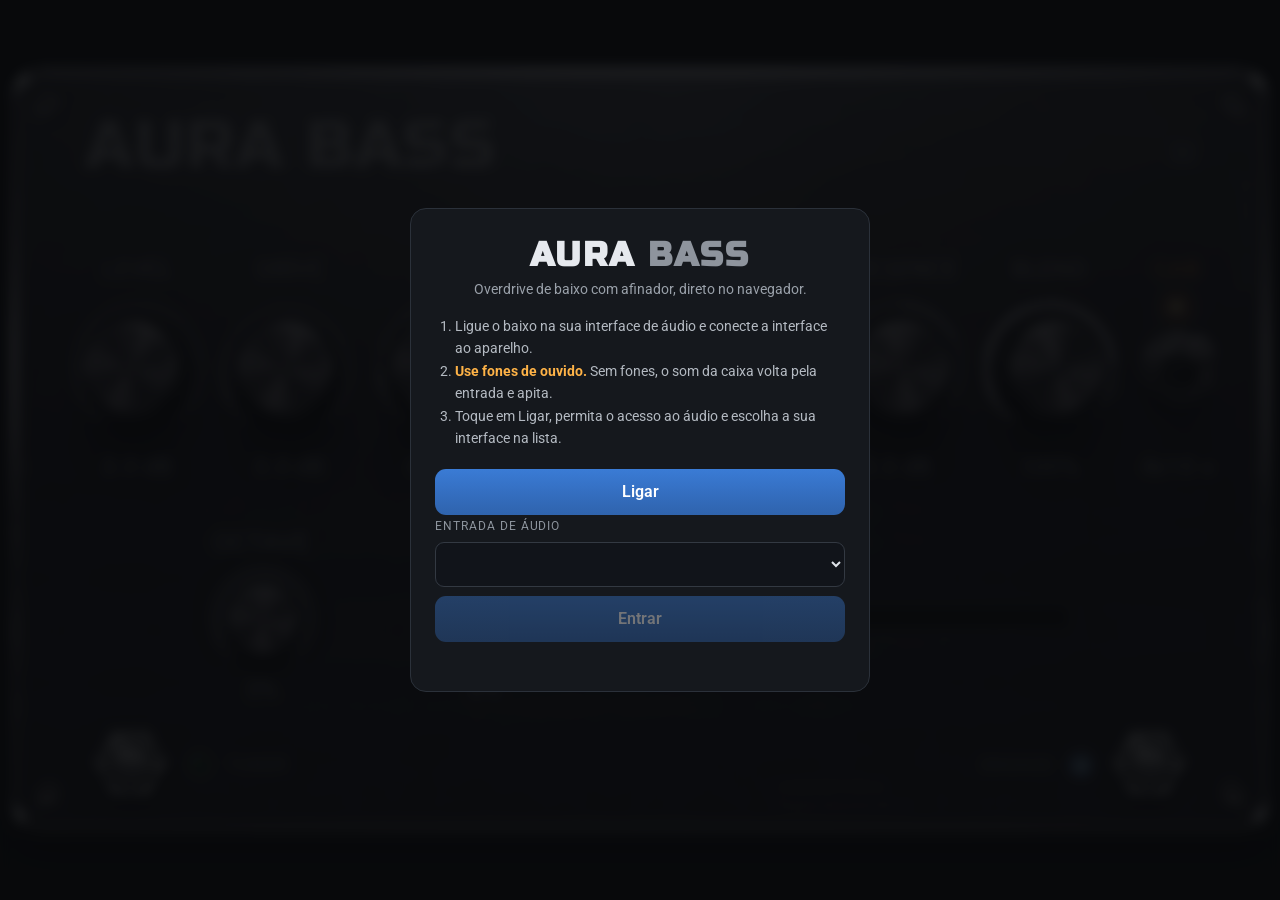
<file: index.html>
<!doctype html>
<html lang="pt-BR">
<head>
<meta charset="utf-8">
<meta name="viewport" content="width=device-width, initial-scale=1, viewport-fit=cover, user-scalable=no">
<meta name="theme-color" content="#0f1012">
<meta name="description" content="AURA Preamp Bass — overdrive de baixo com afinador, direto no navegador.">
<meta name="author" content="Thiago Galvão">
<meta name="copyright" content="Copyright (c) 2026 Thiago Galvão. Todos os direitos reservados.">
<link rel="license" href="https://github.com/ledixplugins/Drive/blob/main/LICENSE">
<!--
  AURA Preamp Bass — Copyright (c) 2026 Thiago Galvão. Todos os direitos reservados.
  Obra protegida pelas Leis 9.609/1998 e 9.610/1998 e pela Convenção de Berna.
  Uso pessoal permitido; cópia, redistribuição, hospedagem em outro endereço ou
  obra derivada apenas com autorização por escrito do autor.
  AURA-PROV/1 obra=AURA-Preamp-Bass autor=Thiago-Galvao ano=2026
-->
<title>AURA Preamp Bass</title>
<link rel="manifest" href="manifest.webmanifest?v=2d6f9fe">
<link rel="icon" href="assets/icon-192.png">
<link rel="apple-touch-icon" href="assets/icon-192.png">
<meta name="apple-mobile-web-app-capable" content="yes">
<meta name="mobile-web-app-capable" content="yes">
<link rel="stylesheet" href="style.css?v=2d6f9fe">
</head>
<body>

<main id="stage">
  <canvas id="panel" aria-label="Painel do AURA Preamp Bass"></canvas>
  <input id="valueInput" type="text" inputmode="decimal" autocomplete="off" spellcheck="false" hidden>
</main>

<div id="menu" class="sheet" hidden></div>

<div id="start" class="overlay">
  <div class="card">
    <h1>AURA <span>BASS</span></h1>
    <p class="sub">Overdrive de baixo com afinador, direto no navegador.</p>
    <ol class="steps">
      <li>Ligue o baixo na sua interface de áudio e conecte a interface ao aparelho.</li>
      <li><strong>Use fones de ouvido.</strong> Sem fones, o som da caixa volta pela entrada e apita.</li>
      <li>Toque em Ligar, permita o acesso ao áudio e escolha a sua interface na lista.</li>
    </ol>
    <button id="startButton" class="primary">Ligar</button>
    <div id="escolhaEntrada" hidden>
      <label for="entradaSelect">Entrada de áudio</label>
      <select id="entradaSelect"></select>
      <button id="entrarButton" class="primary" disabled>Entrar</button>
      <button id="outraEntradaButton" class="secundario" hidden>Usar outra entrada</button>
    </div>
    <p id="startNote" class="note"></p>
    <button id="instalarButton" class="secundario" hidden>Instalar como app</button>
  </div>
</div>

<div id="toast" role="status" aria-live="polite" hidden></div>

<script src="layout.js?v=2d6f9fe"></script>
<script src="tuner.js?v=2d6f9fe"></script>
<script src="app.js?v=2d6f9fe"></script>
</body>
</html>
</file>
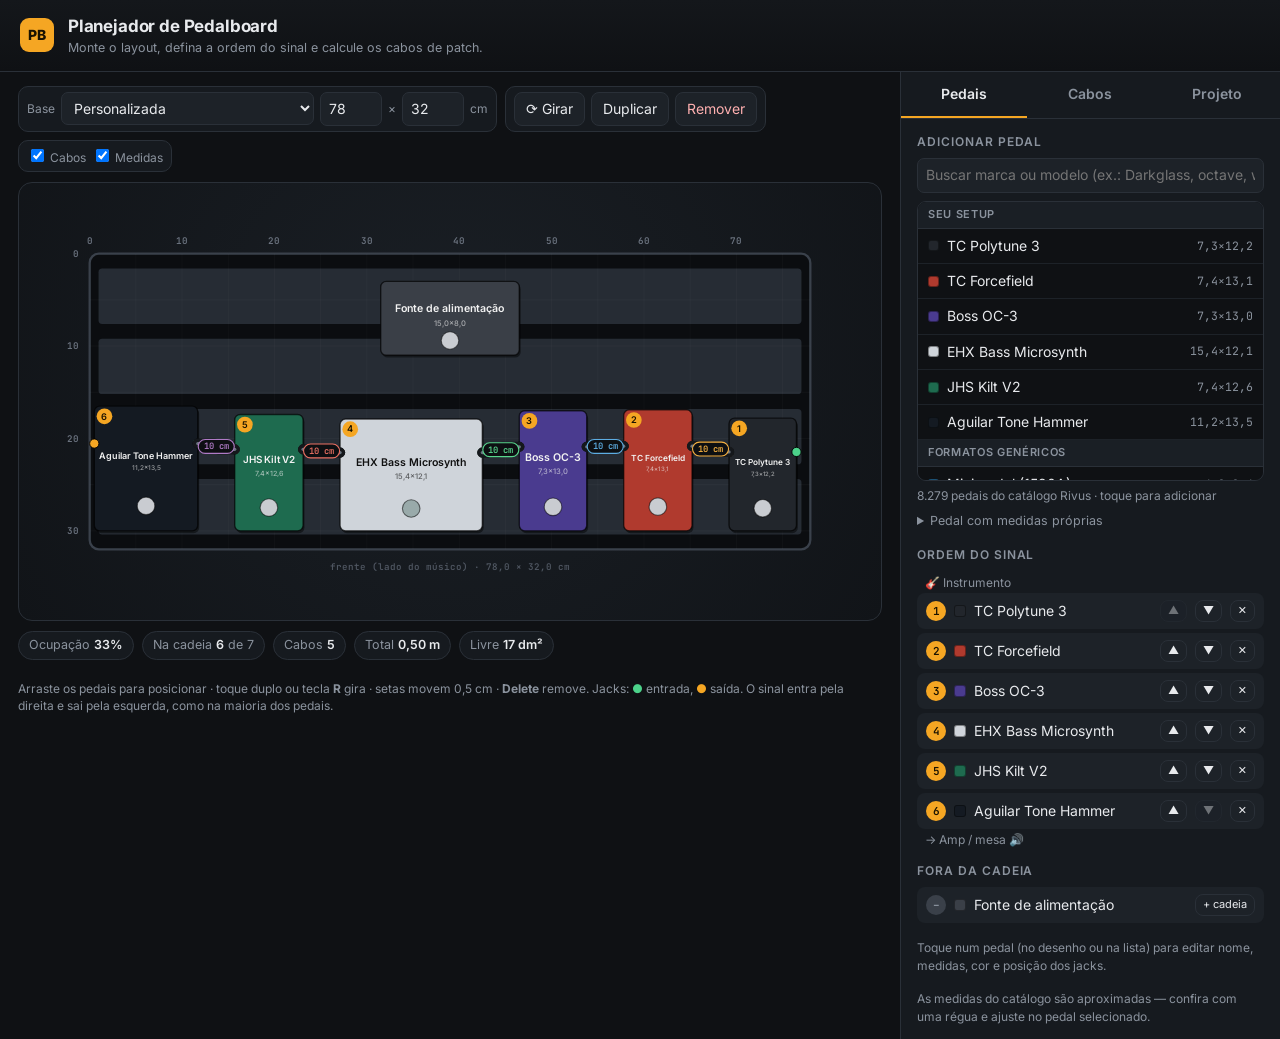
<file: boardplanner/index.html>
<!DOCTYPE html>
<html lang="pt-BR">
<head>
<meta charset="utf-8">
<meta name="viewport" content="width=device-width,initial-scale=1">
<title>Planejador de Pedalboard</title>
<link rel="preconnect" href="https://fonts.googleapis.com">
<link href="https://fonts.googleapis.com/css2?family=Inter:wght@400;500;600;700&family=JetBrains+Mono:wght@500;600&display=swap" rel="stylesheet">
<style>
:root{
  --bg:#0f1114;--bg2:#161a1f;--bg3:#1d2228;--line:#2a3038;--tx:#e8eaed;--mut:#8b939e;
  --acc:#f5a623;--acc2:#ffcf70;--ok:#4cd28a;--bad:#ff5d5d;--warn:#ffb347;
}
*{box-sizing:border-box}
html,body{margin:0;background:var(--bg);color:var(--tx);font:14px/1.45 Inter,system-ui,sans-serif}
button,input,select,textarea{font:inherit;color:inherit}
header{display:flex;align-items:center;gap:14px;padding:14px 20px;border-bottom:1px solid var(--line);background:linear-gradient(180deg,#14171b,#0f1114)}
.logo{width:34px;height:34px;border-radius:9px;background:var(--acc);display:grid;place-items:center;color:#1a1200;font-weight:800}
header h1{font-size:17px;margin:0;font-weight:700;letter-spacing:-.01em}
header p{margin:0;color:var(--mut);font-size:12.5px}
.layout{display:grid;grid-template-columns:minmax(0,1fr) 380px;gap:0;min-height:calc(100vh - 63px)}
.stage{padding:14px 18px;display:flex;flex-direction:column;gap:10px;min-width:0}
.toolbar{display:flex;flex-wrap:wrap;gap:8px;align-items:center}
.toolbar .grp{display:flex;gap:6px;align-items:center;background:var(--bg2);border:1px solid var(--line);border-radius:10px;padding:5px 8px}
.toolbar label{color:var(--mut);font-size:12px}
input[type=number]{width:62px}
input,select,textarea{background:var(--bg3);border:1px solid var(--line);border-radius:7px;padding:6px 8px;outline:none}
input:focus,select:focus,textarea:focus{border-color:var(--acc)}
button{background:var(--bg3);border:1px solid var(--line);border-radius:8px;padding:6px 11px;cursor:pointer;white-space:nowrap}
button:hover{border-color:#3d4550;background:#232931}
button.pri{background:var(--acc);color:#1a1200;border-color:var(--acc);font-weight:600}
button.pri:hover{background:var(--acc2)}
button.danger{color:#ffb0b0}
button:disabled{opacity:.4;cursor:default}
.canvas{background:radial-gradient(circle at 50% 40%,#1a1f25,#111418);border:1px solid var(--line);border-radius:14px;padding:6px;position:relative}
svg#svg{width:100%;height:auto;display:block;touch-action:none;user-select:none;-webkit-user-select:none}
.status{display:flex;flex-wrap:wrap;gap:8px;font-size:12.5px}
.chip{background:var(--bg2);border:1px solid var(--line);border-radius:999px;padding:4px 10px;color:var(--mut)}
.chip b{color:var(--tx);font-weight:600}
.warns{display:flex;flex-direction:column;gap:4px}
.warn{font-size:12.5px;color:var(--warn);background:rgba(255,179,71,.07);border:1px solid rgba(255,179,71,.25);border-radius:8px;padding:5px 10px}
.warn.bad{color:#ff9a9a;background:rgba(255,93,93,.07);border-color:rgba(255,93,93,.3)}
.hint{color:var(--mut);font-size:12px;margin:0}
aside{border-left:1px solid var(--line);background:var(--bg2);display:flex;flex-direction:column;min-width:0}
.tabs{display:flex;border-bottom:1px solid var(--line)}
.tabs button{flex:1;border:0;border-radius:0;background:none;padding:12px 6px;color:var(--mut);font-weight:600;border-bottom:2px solid transparent}
.tabs button.on{color:var(--tx);border-bottom-color:var(--acc)}
.pane{padding:14px 16px;overflow:auto;display:flex;flex-direction:column;gap:16px}
.sec h3{font-size:12px;text-transform:uppercase;letter-spacing:.08em;color:var(--mut);margin:0 0 8px;font-weight:600}
.row{display:flex;gap:8px;align-items:center;flex-wrap:wrap}
.row>select{flex:1;min-width:0}
.field{display:flex;flex-direction:column;gap:3px;flex:1;min-width:0}
.field span{font-size:11.5px;color:var(--mut)}
.field input,.field select{width:100%}
.list{list-style:none;margin:0;padding:0;display:flex;flex-direction:column;gap:4px}
.list li{display:flex;align-items:center;gap:8px;padding:6px 8px;background:var(--bg3);border:1px solid transparent;border-radius:8px;cursor:pointer}
.list li.sel{border-color:var(--acc)}
.list .num{font:600 11px 'JetBrains Mono',monospace;width:20px;height:20px;border-radius:50%;background:var(--acc);color:#1a1200;display:grid;place-items:center;flex:none}
.list .num.off{background:#3a4049;color:var(--mut)}
.list .sw{width:12px;height:12px;border-radius:3px;flex:none;border:1px solid #0006}
.list .nm{flex:1;min-width:0;overflow:hidden;text-overflow:ellipsis;white-space:nowrap}
.list button{padding:2px 7px;font-size:11px}
.io{font-size:12px;color:var(--mut);padding:2px 8px}
details summary{cursor:pointer;color:var(--mut);font-size:12.5px;margin-top:8px}
details[open] summary{margin-bottom:8px}
table{width:100%;border-collapse:collapse;font-size:12.5px}
th{text-align:left;color:var(--mut);font-weight:500;font-size:11px;text-transform:uppercase;letter-spacing:.05em;padding:4px 4px;border-bottom:1px solid var(--line)}
td{padding:6px 4px;border-bottom:1px solid #222830;vertical-align:top}
td.mono,.mono{font-family:'JetBrains Mono',monospace}
td .dot{display:inline-block;width:9px;height:9px;border-radius:50%;margin-right:5px;vertical-align:middle}
.big{font-size:22px;font-weight:700;font-family:'JetBrains Mono',monospace;color:var(--acc)}
.sum{display:flex;flex-wrap:wrap;gap:6px}
.sum .chip{color:var(--tx)}
.seg{display:flex;background:var(--bg3);border:1px solid var(--line);border-radius:8px;padding:2px;gap:2px}
.seg button{border:0;background:none;padding:5px 9px;font-size:12.5px;color:var(--mut);border-radius:6px;flex:1}
.seg button.on{background:#2e353f;color:var(--tx)}
textarea{width:100%;min-height:110px;font-family:'JetBrains Mono',monospace;font-size:11.5px}
.toast{position:fixed;bottom:18px;left:50%;transform:translateX(-50%);background:#2e353f;border:1px solid var(--line);padding:8px 14px;border-radius:10px;opacity:0;transition:.2s;pointer-events:none;z-index:9}
.toast.show{opacity:1}
/* svg */
.board-base{fill:#0b0d10;stroke:#3a414b;stroke-width:.25}
.slat{fill:#262c34}
.gridl{stroke:#ffffff0d;stroke-width:.06}
.ruler{fill:#6c7480;font:600 1px 'JetBrains Mono',monospace}
.pedal{cursor:grab}
.pedal rect.body{stroke:#000a;stroke-width:.15}
.pedal.sel rect.body{stroke:var(--acc);stroke-width:.35}
.pedal.bad rect.body{stroke:var(--bad);stroke-width:.35;stroke-dasharray:.6 .3}
.pedal text{pointer-events:none;font-family:Inter,sans-serif;font-weight:600}
.jin{fill:#4cd28a;stroke:#000;stroke-width:.1}
.jout{fill:#f5a623;stroke:#000;stroke-width:.1}
.term{cursor:grab}
.clabel{font:600 .95px 'JetBrains Mono',monospace;pointer-events:none}
.cat{max-height:280px;overflow:auto;border:1px solid var(--line);border-radius:9px;margin-top:8px;background:var(--bg)}
.cg{position:sticky;top:0;background:#1a1f25;color:var(--mut);font-size:11px;font-weight:600;text-transform:uppercase;letter-spacing:.06em;padding:5px 10px;border-bottom:1px solid var(--line)}
.ci{display:flex;align-items:center;gap:8px;width:100%;border:0;border-radius:0;background:none;padding:7px 10px;text-align:left;border-bottom:1px solid #1d2228}
.ci:hover{background:#1d2228}
.ci .sw{width:11px;height:11px;border-radius:3px;flex:none;border:1px solid #0006}
.ci .nm{flex:1;min-width:0;overflow:hidden;text-overflow:ellipsis;white-space:nowrap}
.ci .dim{color:var(--mut);font-size:11.5px}
@media (max-width:980px){
  .layout{grid-template-columns:1fr}
  aside{border-left:0;border-top:1px solid var(--line)}
}
</style>
</head>
<body>
<header>
  <div class="logo">PB</div>
  <div>
    <h1>Planejador de Pedalboard</h1>
    <p>Monte o layout, defina a ordem do sinal e calcule os cabos de patch.</p>
  </div>
</header>

<div class="layout">
  <section class="stage">
    <div class="toolbar">
      <div class="grp">
        <label>Base</label>
        <select id="boardPreset"></select>
        <input type="number" id="bw" step="0.5" min="10" title="Largura (cm)"><label>×</label>
        <input type="number" id="bh" step="0.5" min="5" title="Profundidade (cm)"><label>cm</label>
      </div>
      <div class="grp">
        <button data-act="rot" title="Girar 90° (R)">⟳ Girar</button>
        <button data-act="dup">Duplicar</button>
        <button data-act="del" class="danger" title="Remover (Delete)">Remover</button>
      </div>
      <div class="grp">
        <label><input type="checkbox" id="showCables" checked> Cabos</label>
        <label><input type="checkbox" id="showLabels" checked> Medidas</label>
      </div>
    </div>
    <div class="canvas"><svg id="svg" xmlns="http://www.w3.org/2000/svg"><g id="root"></g></svg></div>
    <div class="status" id="status"></div>
    <div class="warns" id="warns"></div>
    <p class="hint">Arraste os pedais para posicionar · toque duplo ou tecla <b>R</b> gira · setas movem 0,5 cm · <b>Delete</b> remove. Jacks: <span style="color:var(--ok)">●</span> entrada, <span style="color:var(--acc)">●</span> saída. O sinal entra pela direita e sai pela esquerda, como na maioria dos pedais.</p>
  </section>

  <aside>
    <div class="tabs">
      <button data-tab="pedais">Pedais</button>
      <button data-tab="cabos">Cabos</button>
      <button data-tab="projeto">Projeto</button>
    </div>
    <div class="pane" id="pane"></div>
  </aside>
</div>
<div class="toast" id="toast"></div>

<script>
(()=>{
const $=s=>document.querySelector(s);
const uid=()=>Math.random().toString(36).slice(2,9);
const fmt=(n,d=1)=>(+n).toFixed(d).replace('.',',');
const esc=s=>String(s).replace(/[&<>"']/g,c=>({'&':'&amp;','<':'&lt;','>':'&gt;','"':'&quot;',"'":'&#39;'}[c]));
const KEY='pedalboard-planner-v2';
const M=7; // margem ao redor da base (cm)

const BOARDS=[
  ['custom','Personalizada',null,null],
  ['pt-nano','Pedaltrain Nano',45.7,12.7],
  ['pt-m16','Pedaltrain Metro 16',40.6,20.3],
  ['pt-m20','Pedaltrain Metro 20',50.8,20.3],
  ['pt-m24','Pedaltrain Metro 24',61,20.3],
  ['pt-cjr','Pedaltrain Classic Jr',45.7,31.8],
  ['pt-c1','Pedaltrain Classic 1',55.9,31.8],
  ['pt-c2','Pedaltrain Classic 2',61,31.8],
  ['pt-n24','Pedaltrain Novo 24',61,36.8],
  ['pt-n32','Pedaltrain Novo 32',81.3,36.8],
];
// Catálogo: medidas aproximadas (largura × profundidade, cm), conforme dados publicados pelos fabricantes.
// [marca, modelo, largura, profundidade, cor, entra na cadeia]
let CATALOG=[["Seu setup", "TC Polytune 3", 7.3, 12.2, "#22262c", true], ["Seu setup", "TC Forcefield", 7.4, 13.1, "#b03a2e", true], ["Seu setup", "Boss OC-3", 7.3, 13.0, "#4a3b8f", true], ["Seu setup", "EHX Bass Microsynth", 15.4, 12.1, "#cfd4da", true], ["Seu setup", "JHS Kilt V2", 7.4, 12.6, "#1e6b4f", true], ["Seu setup", "Aguilar Tone Hammer", 11.2, 13.5, "#141a22", true], ["Formatos genéricos", "Mini pedal (1590A)", 4.2, 9.4, "#2e86c1", true], ["Formatos genéricos", "Gabinete 1590B", 6.0, 11.2, "#c0392b", true], ["Formatos genéricos", "Gabinete 125B", 6.6, 12.1, "#16a085", true], ["Formatos genéricos", "Gabinete 1590BB", 9.4, 11.9, "#7d3c98", true], ["Formatos genéricos", "Gabinete 1590DD", 18.8, 12.0, "#2c3e50", true], ["Formatos genéricos", "Pedal de expressão/volume", 10.0, 25.0, "#2b2f36", true]];
const BASE_N=CATALOG.length;let catLoaded=false;
const OFFCHAIN=/power|supply|fonte|\biso[- ]?\d|zuma|ojai|junction|patch ?bay|riser|cable|cabo|bracket|mount|light/i;
fetch('pedais-rivus.json').then(r=>r.ok?r.json():Promise.reject()).then(rows=>{CATALOG=CATALOG.concat(rows.map(r=>[r[0],r[1],r[2],r[3],null,!OFFCHAIN.test(r[0]+' '+r[1])]));catLoaded=true;if(S.tab==='pedais')renderCat()}).catch(()=>{});
const PLUGS={L:{n:'L (angular)',off:1.8},panq:{n:'Panqueca',off:1.2},reto:{n:'Reto',off:4.5}};
const CC=['#f5b041','#5dade2','#58d68d','#ec7063','#af7ac5','#48c9b0','#f4d03f','#eb984e','#85c1e9','#f1948a'];

function defaults(){
  const P=(name,w,h,x,y,color,jacks='lados',chain=true)=>({id:uid(),name,w,h,x,y,rot:0,color,jacks,_c:chain});
  const ps=[
    P('TC Polytune 3',7.3,12.2,69.2,17.8,'#22262c'),
    P('TC Forcefield',7.4,13.1,57.8,16.9,'#b03a2e'),
    P('Boss OC-3',7.3,13,46.5,17,'#4a3b8f'),
    P('EHX Bass Microsynth',15.4,12.1,27.1,17.9,'#cfd4da'),
    P('JHS Kilt V2',7.4,12.6,15.7,17.4,'#1e6b4f'),
    P('Aguilar Tone Hammer',11.2,13.5,0.5,16.5,'#141a22'),
    P('Fonte de alimentação',15,8,31.5,3,'#3a3f47','lados',false),
  ];
  const chain=ps.filter(p=>p._c).map(p=>p.id); ps.forEach(p=>delete p._c);
  return {board:{w:78,h:32,preset:'custom'},pedals:ps,chain,sel:null,tab:'pedais',
    plug:'L',route:'orto',slack:2,round:'comercial',sizes:'10, 15, 20, 25, 30, 40, 50, 60, 80, 100',
    panel:false,term:{in:{x:78,y:8},out:{x:0,y:8}},snap:0.5,showCables:true,showLabels:true};
}
let S;
try{S=JSON.parse(localStorage.getItem(KEY))}catch(e){}
if(!S||!Array.isArray(S.pedals)) S=defaults();
S=Object.assign(defaults(),S,{pedals:S.pedals,chain:S.chain||[]});
function save(){try{localStorage.setItem(KEY,JSON.stringify(S))}catch(e){}}

const byId=id=>S.pedals.find(p=>p.id===id);
const inChain=p=>S.chain.includes(p.id);
const fp=p=>{const r=p.rot%180!==0;return{W:r?p.h:p.w,H:r?p.w:p.h}};
function rotPt(p,lx,ly){const w=p.w,h=p.h;switch(p.rot){case 90:return[h-ly,lx];case 180:return[w-lx,h-ly];case 270:return[ly,w-lx];default:return[lx,ly]}}
function rotV(p,vx,vy){for(let k=0;k<p.rot/90;k++)[vx,vy]=[-vy,vx];return[vx,vy]}
function jacks(p){
  let li,lo,di,dout;
  if(p.jacks==='topo'){li=[p.w*.75,0];lo=[p.w*.25,0];di=dout=[0,-1]}
  else if(p.jacks==='inv'){li=[0,p.h*.3];lo=[p.w,p.h*.3];di=[-1,0];dout=[1,0]}
  else {li=[p.w,p.h*.3];lo=[0,p.h*.3];di=[1,0];dout=[-1,0]}
  const a=rotPt(p,...li),b=rotPt(p,...lo);
  return{in:{x:p.x+a[0],y:p.y+a[1],d:rotV(p,...di)},out:{x:p.x+b[0],y:p.y+b[1],d:rotV(p,...dout)}};
}
function termJack(k){
  const t=S.term[k],B=S.board;
  const ds=[[t.x,[1,0]],[B.w-t.x,[-1,0]],[t.y,[0,1]],[B.h-t.y,[0,-1]]].sort((a,b)=>a[0]-b[0]);
  return{x:t.x,y:t.y,d:ds[0][1]};
}
const rectOf=p=>{const f=fp(p);return{x:p.x,y:p.y,W:f.W,H:f.H}};
const inter=(a,b)=>a.x<b.x+b.W-.05&&b.x<a.x+a.W-.05&&a.y<b.y+b.H-.05&&b.y<a.y+a.H-.05;
const inside=(pt,r)=>pt.x>r.x+.05&&pt.x<r.x+r.W-.05&&pt.y>r.y+.05&&pt.y<r.y+r.H-.05;
function sizes(){return S.sizes.split(/[,;\s]+/).map(Number).filter(v=>v>0).sort((a,b)=>a-b)}
function pick(need){
  if(S.round==='comercial'){const s=sizes().find(v=>v>=need-.001);
    if(s!=null)return{v:s,custom:false};return{v:Math.ceil(need/5)*5,custom:true}}
  const st=+S.round||1;return{v:Math.max(st,Math.ceil((need-.001)/st)*st),custom:true};
}

function links(){
  const nodes=[];
  if(S.panel)nodes.push({name:'Painel IN',out:termJack('in')});
  S.chain.map(byId).filter(Boolean).forEach(p=>{const j=jacks(p);nodes.push({name:p.name,p,in:j.in,out:j.out})});
  if(S.panel)nodes.push({name:'Painel OUT',in:termJack('out')});
  const off=PLUGS[S.plug].off,L=[];
  for(let i=0;i<nodes.length-1;i++){
    const A=nodes[i],Bn=nodes[i+1],a=A.out,b=Bn.in;
    const ea={x:a.x+a.d[0]*off,y:a.y+a.d[1]*off},eb={x:b.x+b.d[0]*off,y:b.y+b.d[1]*off};
    const dx=eb.x-ea.x,dy=eb.y-ea.y;
    const d=S.route==='orto'?Math.abs(dx)+Math.abs(dy):Math.hypot(dx,dy);
    const facing=a.d[0]*b.d[0]+a.d[1]*b.d[1]<-.9;
    const along=dx*a.d[0]+dy*a.d[1],perp=Math.abs(-dx*a.d[1]+dy*a.d[0]);const crossed=facing&&along<0&&along>-12&&perp<3;
    const need=d+(+S.slack||0);
    const hits=S.pedals.filter(p=>p!==A.p&&p!==Bn.p&&(inside(ea,rectOf(p))||inside(eb,rectOf(p)))).map(p=>p.name);
    L.push({i,from:A.name,to:Bn.name,a,b,ea,eb,d,need,size:pick(need),crossed,hits,color:CC[i%CC.length]});
  }
  return L;
}

/* ---------- render SVG ---------- */
const svg=$('#svg'),root=$('#root');
function render(){
  const B=S.board;
  svg.setAttribute('viewBox',`${-M} ${-M} ${B.w+2*M} ${B.h+2*M}`);
  let h='';
  h+=`<rect class="board-base" x="0" y="0" width="${B.w}" height="${B.h}" rx="1"/>`;
  const n=Math.max(2,Math.round(B.h/8)),gap=1.6,sh=(B.h-gap*(n+1))/n;
  for(let i=0;i<n;i++)h+=`<rect class="slat" x="${gap*.6}" y="${gap+i*(sh+gap)}" width="${B.w-gap*1.2}" height="${sh}" rx=".4"/>`;
  for(let x=5;x<B.w;x+=5)h+=`<line class="gridl" x1="${x}" y1="0" x2="${x}" y2="${B.h}"/>`;
  for(let y=5;y<B.h;y+=5)h+=`<line class="gridl" x1="0" y1="${y}" x2="${B.w}" y2="${y}"/>`;
  for(let x=0;x<=B.w+.01;x+=10)h+=`<text class="ruler" x="${x}" y="-1" text-anchor="middle">${x}</text>`;
  h+=`<text class="ruler" x="${B.w/2}" y="${B.h+2.2}" text-anchor="middle" style="fill:#4f5661">frente (lado do músico) · ${fmt(B.w)} × ${fmt(B.h)} cm</text>`;
  for(let y=0;y<=B.h+.01;y+=10)h+=`<text class="ruler" x="-1.2" y="${y+.35}" text-anchor="end">${y}</text>`;

  const L=links(),bad=problems().badIds;
  // pedais
  S.pedals.forEach(p=>{
    const f=fp(p),j=jacks(p),idx=S.chain.indexOf(p.id);
    const light=lum(p.color)>.6,tc=light?'#111':'#f2f2f2';
    const fs=Math.max(.55,Math.min(1.15,(f.W-.8)/(Math.max(6,p.name.length)*.56)));
    const fsw=rotPt(p,p.w/2,p.h*.8);
    h+=`<g class="pedal${S.sel===p.id?' sel':''}${bad.has(p.id)?' bad':''}" data-id="${p.id}">`;
    h+=`<rect x="${p.x+.15}" y="${p.y+.25}" width="${f.W}" height="${f.H}" rx=".6" fill="#0007"/>`;
    h+=`<rect class="body" x="${p.x}" y="${p.y}" width="${f.W}" height="${f.H}" rx=".6" fill="${p.color}"/>`;
    h+=`<circle cx="${p.x+fsw[0]}" cy="${p.y+fsw[1]}" r="${Math.min(.95,f.W/6)}" fill="${light?'#9aa':'#c9ccd1'}" stroke="#0008" stroke-width=".12"/>`;
    h+=`<text x="${p.x+f.W/2}" y="${p.y+f.H*.42}" font-size="${fs}" fill="${tc}" text-anchor="middle">${esc(p.name)}</text>`;
    h+=`<text x="${p.x+f.W/2}" y="${p.y+f.H*.42+fs*1.25}" font-size="${fs*.72}" fill="${tc}" opacity=".6" text-anchor="middle" style="font-weight:500">${fmt(f.W)}×${fmt(f.H)}</text>`;
    if(idx>=0){h+=`<circle cx="${p.x+1.1}" cy="${p.y+1.1}" r=".85" fill="#f5a623"/><text x="${p.x+1.1}" y="${p.y+1.45}" font-size="1" fill="#1a1200" text-anchor="middle">${idx+1}</text>`;
      h+=`<circle class="jin" cx="${j.in.x}" cy="${j.in.y}" r=".5"/><circle class="jout" cx="${j.out.x}" cy="${j.out.y}" r=".5"/>`;}
    h+=`</g>`;
  });
  // terminais
  if(S.panel)['in','out'].forEach(k=>{const t=S.term[k];
    h+=`<g class="term" data-term="${k}"><rect x="${t.x-1.4}" y="${t.y-1.4}" width="2.8" height="2.8" rx=".5" fill="${k==='in'?'#1f6f4a':'#8a5a10'}" stroke="#000" stroke-width=".12"/><text x="${t.x}" y="${t.y+.33}" font-size=".9" fill="#fff" text-anchor="middle" style="font-weight:700;pointer-events:none">${k==='in'?'IN':'OUT'}</text></g>`});
  // cabos
  if(S.showCables)L.forEach(c=>{
    const dist=Math.hypot(c.eb.x-c.ea.x,c.eb.y-c.ea.y),k=Math.max(2,Math.min(10,dist*.4));
    const p1={x:c.ea.x+c.a.d[0]*k,y:c.ea.y+c.a.d[1]*k},p2={x:c.eb.x+c.b.d[0]*k,y:c.eb.y+c.b.d[1]*k};
    const col=c.crossed||c.hits.length?'#ff5d5d':c.color;
    h+=`<g style="pointer-events:none">`;
    h+=`<path d="M${c.ea.x} ${c.ea.y}C${p1.x} ${p1.y} ${p2.x} ${p2.y} ${c.eb.x} ${c.eb.y}" fill="none" stroke="#000a" stroke-width=".75" stroke-linecap="round"/>`;
    h+=`<path d="M${c.ea.x} ${c.ea.y}C${p1.x} ${p1.y} ${p2.x} ${p2.y} ${c.eb.x} ${c.eb.y}" fill="none" stroke="${col}" stroke-width=".45" stroke-linecap="round"/>`;
    [[c.a,c.ea],[c.b,c.eb]].forEach(([j,e])=>h+=`<line x1="${j.x}" y1="${j.y}" x2="${e.x}" y2="${e.y}" stroke="#15181c" stroke-width="1.1" stroke-linecap="round"/><line x1="${j.x}" y1="${j.y}" x2="${e.x}" y2="${e.y}" stroke="#6b7480" stroke-width=".35" stroke-linecap="round"/>`);
    if(S.showLabels){const mx=.125*c.ea.x+.375*p1.x+.375*p2.x+.125*c.eb.x,my=.125*c.ea.y+.375*p1.y+.375*p2.y+.125*c.eb.y;
      const lab=c.size.v+' cm',w=lab.length*.62+.8;
      h+=`<rect x="${mx-w/2}" y="${my-.75}" width="${w}" height="1.5" rx=".75" fill="#0d0f12" stroke="${col}" stroke-width=".12"/><text class="clabel" x="${mx}" y="${my+.33}" fill="${col}" text-anchor="middle">${lab}</text>`;}
    h+=`</g>`;
  });
  root.innerHTML=h;
  renderStatus(L);
}
function lum(hex){const n=parseInt((hex||'#000').slice(1),16);return((n>>16&255)*.299+(n>>8&255)*.587+(n&255)*.114)/255}

function problems(){
  const B=S.board,badIds=new Set(),msgs=[];
  const R=S.pedals.map(p=>[p,rectOf(p)]);
  for(let i=0;i<R.length;i++)for(let j=i+1;j<R.length;j++)if(inter(R[i][1],R[j][1])){
    badIds.add(R[i][0].id);badIds.add(R[j][0].id);msgs.push(['bad',`${R[i][0].name} e ${R[j][0].name} estão sobrepostos.`])}
  R.forEach(([p,r])=>{if(r.x<-.01||r.y<-.01||r.x+r.W>B.w+.01||r.y+r.H>B.h+.01){badIds.add(p.id);msgs.push(['',`${p.name} está para fora da base.`])}});
  return{badIds,msgs};
}
function renderStatus(L){
  const B=S.board,P=problems();
  const area=S.pedals.reduce((s,p)=>{const r=rectOf(p);const w=Math.max(0,Math.min(B.w,r.x+r.W)-Math.max(0,r.x)),hh=Math.max(0,Math.min(B.h,r.y+r.H)-Math.max(0,r.y));return s+w*hh},0);
  const tot=L.reduce((s,c)=>s+c.size.v,0);
  $('#status').innerHTML=`<span class="chip">Ocupação <b>${Math.round(area/(B.w*B.h)*100)}%</b></span><span class="chip">Na cadeia <b>${S.chain.length}</b> de ${S.pedals.length}</span><span class="chip">Cabos <b>${L.length}</b></span><span class="chip">Total <b>${fmt(tot/100,2)} m</b></span><span class="chip">Livre <b>${fmt((B.w*B.h-area)/100,0)} dm²</b></span>`;
  const w=[...P.msgs];
  L.forEach(c=>{if(c.crossed)w.push(['bad',`Pouco espaço entre ${c.from} e ${c.to}: os conectores ${PLUGS[S.plug].n.toLowerCase()} vão se encostar. Afaste os pedais ou use conector panqueca.`]);
    if(c.hits.length)w.push(['',`O conector do cabo ${c.from} → ${c.to} bate em ${c.hits.join(', ')}.`])});
  $('#warns').innerHTML=w.map(([k,m])=>`<div class="warn ${k}">${esc(m)}</div>`).join('');
}

/* ---------- interação no canvas ---------- */
let drag=null,lastTap={id:null,t:0};
function svgPt(e){const m=svg.getScreenCTM().inverse();const p=new DOMPoint(e.clientX,e.clientY).matrixTransform(m);return{x:p.x,y:p.y}}
const snap=v=>{const s=+S.snap||.5;return +(Math.round(v/s)*s).toFixed(2)};
svg.addEventListener('pointerdown',e=>{
  const t=e.target.closest('[data-id],[data-term]');
  if(!t){if(S.sel){S.sel=null;render();renderPane()}return}
  e.preventDefault();const p=svgPt(e);
  if(t.dataset.id){const ped=byId(t.dataset.id);
    const now=Date.now();
    if(lastTap.id===ped.id&&now-lastTap.t<320){rotate(ped);lastTap={id:null,t:0};save();render();renderPane();return}
    lastTap={id:ped.id,t:now};
    const changed=S.sel!==ped.id;S.sel=ped.id;drag={o:ped,dx:p.x-ped.x,dy:p.y-ped.y};
    // traz para frente
    S.pedals=S.pedals.filter(x=>x!==ped).concat(ped);
    render();if(changed||S.tab==='pedais')renderPane();
  }else{const tm=S.term[t.dataset.term];drag={o:tm,dx:p.x-tm.x,dy:p.y-tm.y,term:true}}
  try{svg.setPointerCapture(e.pointerId)}catch(_){}
});
svg.addEventListener('pointermove',e=>{
  if(!drag)return;const p=svgPt(e),B=S.board;
  let x=snap(p.x-drag.dx),y=snap(p.y-drag.dy);
  x=Math.max(-M+1,Math.min(B.w+M-1,x));y=Math.max(-M+1,Math.min(B.h+M-1,y));
  if(drag.term){x=Math.max(0,Math.min(B.w,x));y=Math.max(0,Math.min(B.h,y))}
  if(x!==drag.o.x||y!==drag.o.y){drag.o.x=x;drag.o.y=y;render();if(S.tab==='cabos')renderCab()}
});
const endDrag=()=>{if(drag){drag=null;save();if(S.tab==='cabos')renderCab()}};
svg.addEventListener('pointerup',endDrag);svg.addEventListener('pointercancel',endDrag);

function rotate(p,dir=90){const f=fp(p),cx=p.x+f.W/2,cy=p.y+f.H/2;p.rot=(p.rot+dir+360)%360;const g=fp(p);p.x=snap(cx-g.W/2);p.y=snap(cy-g.H/2)}
function dup(p){const c={...p,id:uid(),x:snap(p.x+2),y:snap(p.y+2),name:p.name+' (cópia)'};S.pedals.push(c);if(inChain(p))S.chain.splice(S.chain.indexOf(p.id)+1,0,c.id);S.sel=c.id}
function del(p){S.pedals=S.pedals.filter(x=>x!==p);S.chain=S.chain.filter(id=>id!==p.id);if(S.sel===p.id)S.sel=null}
function act(a){const p=byId(S.sel);if(!p)return toast('Selecione um pedal primeiro');
  if(a==='rot')rotate(p);if(a==='dup')dup(p);if(a==='del')del(p);save();render();renderPane()}
document.querySelectorAll('.toolbar [data-act]').forEach(b=>b.onclick=()=>act(b.dataset.act));
document.addEventListener('keydown',e=>{
  if(/INPUT|TEXTAREA|SELECT/.test(document.activeElement.tagName))return;
  const p=byId(S.sel);if(!p)return;
  const s=+S.snap||.5,mv={ArrowLeft:[-s,0],ArrowRight:[s,0],ArrowUp:[0,-s],ArrowDown:[0,s]}[e.key];
  if(mv){p.x=snap(p.x+mv[0]);p.y=snap(p.y+mv[1]);e.preventDefault()}
  else if(e.key==='r'||e.key==='R')rotate(p,e.shiftKey?-90:90);
  else if(e.key==='Delete'||e.key==='Backspace'){del(p);e.preventDefault()}
  else return;
  save();render();renderPane();
});

/* ---------- toolbar base ---------- */
const bp=$('#boardPreset');
bp.innerHTML=BOARDS.map(b=>`<option value="${b[0]}">${b[1]}${b[2]?` (${fmt(b[2])}×${fmt(b[3])})`:''}</option>`).join('');
function syncBoard(){bp.value=S.board.preset||'custom';$('#bw').value=S.board.w;$('#bh').value=S.board.h;$('#showCables').checked=S.showCables;$('#showLabels').checked=S.showLabels}
bp.onchange=()=>{const b=BOARDS.find(x=>x[0]===bp.value);S.board.preset=b[0];if(b[2]){S.board.w=b[2];S.board.h=b[3]}clampTerms();syncBoard();save();render();renderPane()};
['bw','bh'].forEach(id=>$('#'+id).oninput=e=>{const v=parseFloat(e.target.value);if(!(v>=5))return;S.board[id==='bw'?'w':'h']=v;S.board.preset='custom';bp.value='custom';clampTerms();save();render();if(S.tab==='cabos')renderCab()});
$('#showCables').onchange=e=>{S.showCables=e.target.checked;save();render()};
$('#showLabels').onchange=e=>{S.showLabels=e.target.checked;save();render()};
function clampTerms(){const B=S.board;['in','out'].forEach(k=>{const t=S.term[k];t.x=Math.max(0,Math.min(B.w,t.x));t.y=Math.max(0,Math.min(B.h,t.y))});S.term.in.x=Math.min(S.term.in.x,B.w)}

/* ---------- painel lateral ---------- */
const pane=$('#pane');
document.querySelectorAll('.tabs button').forEach(b=>b.onclick=()=>{S.tab=b.dataset.tab;save();renderPane()});
function renderPane(){
  document.querySelectorAll('.tabs button').forEach(b=>b.classList.toggle('on',b.dataset.tab===S.tab));
  if(S.tab==='cabos')return renderCabos();
  if(S.tab==='projeto')return renderProjeto();
  renderPedais();
}
function renderPedais(){
  const ch=S.chain.map(byId).filter(Boolean),off=S.pedals.filter(p=>!inChain(p));
  const li=(p,i)=>`<li data-id="${p.id}" class="${S.sel===p.id?'sel':''}"><span class="num ${i<0?'off':''}">${i<0?'–':i+1}</span><span class="sw" style="background:${p.color}"></span><span class="nm">${esc(p.name)}</span>${i>=0?`<button data-a="up" ${i===0?'disabled':''}>▲</button><button data-a="down" ${i===ch.length-1?'disabled':''}>▼</button><button data-a="out" title="Tirar da cadeia">✕</button>`:`<button data-a="in">+ cadeia</button>`}</li>`;
  const p=byId(S.sel);
  pane.innerHTML=`
  <div class="sec"><h3>Adicionar pedal</h3>
    <input id="q" placeholder="Buscar marca ou modelo (ex.: Darkglass, octave, wah)" autocomplete="off" value="${esc(libQ)}" style="width:100%"><div id="catList" class="cat"></div><p class="hint" id="catCount" style="margin-top:6px"></p>
    <details><summary>Pedal com medidas próprias</summary>
      <div class="row"><label class="field"><span>Nome</span><input id="cn" value="Meu pedal"></label></div>
      <div class="row" style="margin-top:6px"><label class="field"><span>Largura (cm)</span><input id="cw" type="number" step="0.1" value="7"></label><label class="field"><span>Profundidade (cm)</span><input id="ch" type="number" step="0.1" value="12"></label><button data-a="addc" style="align-self:flex-end">Adicionar</button></div>
    </details>
  </div>
  <div class="sec"><h3>Ordem do sinal</h3>
    <div class="io">🎸 Instrumento${S.panel?' → Painel IN':''}</div>
    <ol class="list" id="chainList">${ch.map((p,i)=>li(p,i)).join('')||'<p class="hint">Nenhum pedal na cadeia.</p>'}</ol>
    <div class="io">→ ${S.panel?'Painel OUT → ':''}Amp / mesa 🔊</div>
    ${off.length?`<h3 style="margin-top:12px">Fora da cadeia</h3><ul class="list">${off.map(p=>li(p,-1)).join('')}</ul>`:''}
  </div>
  ${p?`<div class="sec"><h3>Pedal selecionado</h3>
    <div class="row"><label class="field"><span>Nome</span><input data-f="name" value="${esc(p.name)}"></label><label class="field" style="flex:0 0 52px"><span>Cor</span><input data-f="color" type="color" value="${p.color}" style="padding:2px;height:33px"></label></div>
    <div class="row" style="margin-top:8px"><label class="field"><span>Largura (cm)</span><input data-f="w" type="number" step="0.1" min="1" value="${p.w}"></label><label class="field"><span>Profundidade (cm)</span><input data-f="h" type="number" step="0.1" min="1" value="${p.h}"></label></div>
    <div class="row" style="margin-top:8px"><label class="field"><span>Posição dos jacks</span><select data-f="jacks">
      <option value="lados" ${p.jacks==='lados'?'selected':''}>Laterais — entrada à direita, saída à esquerda</option>
      <option value="inv" ${p.jacks==='inv'?'selected':''}>Laterais invertidos — entrada à esquerda</option>
      <option value="topo" ${p.jacks==='topo'?'selected':''}>No topo (top-mounted)</option></select></label></div>
    <div class="row" style="margin-top:8px"><button data-a="rot">⟳ Girar 90°</button><button data-a="dup">Duplicar</button><button data-a="del" class="danger">Remover</button></div>
    <p class="hint" style="margin-top:8px">Posição: x ${fmt(p.x)} · y ${fmt(p.y)} cm · rotação ${p.rot}°</p>
  </div>`:'<p class="hint">Toque num pedal (no desenho ou na lista) para editar nome, medidas, cor e posição dos jacks.</p>'}
  <p class="hint">As medidas do catálogo são aproximadas — confira com uma régua e ajuste no pedal selecionado.</p>`;
  renderCat();
}
let libQ='';
const norm=s=>s.normalize('NFD').replace(/[\u0300-\u036f]/g,'').toLowerCase();
function renderCat(){
  const el=$('#catList');if(!el)return;const q=norm(libQ).split(/\s+/).filter(Boolean);
  const cnt=$('#catCount');if(cnt)cnt.textContent=catLoaded?`${(CATALOG.length-BASE_N).toLocaleString('pt-BR')} pedais do catálogo Rivus · toque para adicionar`:'Carregando catálogo…';
  let items;
  if(!q.length)items=CATALOG.slice(0,BASE_N).map((c,i)=>[c,i]);
  else{items=[];for(let i=0;i<CATALOG.length&&items.length<200;i++){const c=CATALOG[i];const s=c._s||(c._s=norm(c[0]+' '+c[1]));if(q.every(t=>s.includes(t)))items.push([c,i])}}
  let html='',g=null;
  items.forEach(([c,i])=>{if(c[0]!==g){g=c[0];html+=`<div class="cg">${esc(g)}</div>`}html+=`<button class="ci" data-a="addc2" data-i="${i}"><span class="sw" style="background:${c[4]||brandColor(c[0])}"></span><span class="nm">${esc(c[1])}</span><span class="mono dim">${fmt(c[2])}×${fmt(c[3])}</span></button>`});
  if(!q.length&&catLoaded)html+='<p class="hint" style="padding:8px 10px">Digite uma marca ou modelo para buscar no catálogo completo.</p>';
  if(q.length&&items.length>=200)html+='<p class="hint" style="padding:8px 10px">Mostrando os 200 primeiros — refine a busca.</p>';
  el.innerHTML=html||'<p class="hint" style="padding:8px">Nada encontrado. Use “Pedal com medidas próprias”.</p>';
}
function brandColor(b){let x=0;for(const ch of b)x=(x*31+ch.charCodeAt(0))>>>0;const P=['#2b2f36','#b03a2e','#2e86c1','#1e6b4f','#7d3c98','#d4ac0d','#16a085','#5d6d7e','#a04000','#1c2833','#cfd4da','#884ea0'];return P[x%P.length]}
pane.addEventListener('click',e=>{
  const b=e.target.closest('[data-a]'),liEl=e.target.closest('li[data-id]');
  if(!b&&liEl){S.sel=liEl.dataset.id;render();renderPane();return}
  if(!b)return;const a=b.dataset.a;
  const id=liEl?.dataset.id;
  if(a==='up'||a==='down'){const i=S.chain.indexOf(id),j=a==='up'?i-1:i+1;if(j<0||j>=S.chain.length)return;[S.chain[i],S.chain[j]]=[S.chain[j],S.chain[i]]}
  else if(a==='out')S.chain=S.chain.filter(x=>x!==id);
  else if(a==='in')S.chain.push(id);
  else if(a==='addc2'){const c=CATALOG[+b.dataset.i];const nm=c[0]==='Seu setup'||c[0]==='Formatos genéricos'?c[1]:c[0]+' '+c[1];addPedal(nm,c[2],c[3],c[4]||brandColor(c[0]),'lados',c[5])}
  else if(a==='addc'){const w=parseFloat($('#cw').value),h=parseFloat($('#ch').value);if(!(w>0&&h>0))return toast('Informe largura e profundidade');addPedal($('#cn').value||'Pedal',w,h,CC[S.pedals.length%CC.length],'lados',true)}
  else if(['rot','dup','del'].includes(a))return act(a);
  else return handleOther(a,b);
  save();render();renderPane();
});
pane.addEventListener('input',e=>{
  if(e.target.id==='q'){libQ=e.target.value;renderCat();return}
  const f=e.target.dataset.f,s=e.target.dataset.s;const p=byId(S.sel);
  if(f&&p){let v=e.target.value;if(f==='w'||f==='h'){v=parseFloat(v);if(!(v>0))return}p[f]=v;save();render();
    if(f==='jacks')renderPane();
    if(f==='name'||f==='color'){const l=pane.querySelector(`li[data-id="${p.id}"]`);if(l){l.querySelector('.nm').textContent=p.name;l.querySelector('.sw').style.background=p.color}}}
  if(s){let v=e.target.type==='checkbox'?e.target.checked:e.target.value;if(s==='slack')v=parseFloat(v)||0;S[s]=v;save();render();if(s==='panel'||s==='round')renderCabos();else renderCab()}
});
function addPedal(name,w,h,color,jk,chain){
  const B=S.board;let x=snap(B.w/2-w/2),y=snap(B.h/2-h/2);
  // procura um espaço livre
  outer:for(let yy=1;yy<=B.h-h;yy+=1)for(let xx=B.w-w-1;xx>=0;xx-=1){const r={x:xx,y:yy,W:w,H:h};if(!S.pedals.some(p=>inter(r,{...rectOf(p),x:rectOf(p).x-1.5,W:rectOf(p).W+3}))){x=xx;y=yy;break outer}}
  const p={id:uid(),name,w,h,x,y,rot:0,color,jacks:jk};S.pedals.push(p);if(chain)S.chain.push(p.id);S.sel=p.id;
  toast(`${name} adicionado`);
}

/* cabos */
function renderCabos(){
  const seg=(key,opts)=>`<div class="seg">${opts.map(([v,l])=>`<button data-a="seg" data-k="${key}" data-v="${v}" class="${String(S[key])===String(v)?'on':''}">${l}</button>`).join('')}</div>`;
  pane.innerHTML=`
  <div class="sec"><h3>Conector</h3>${seg('plug',Object.entries(PLUGS).map(([k,v])=>[k,v.n]))}
    <p class="hint" style="margin-top:6px">O conector ocupa cerca de ${fmt(PLUGS[S.plug].off)} cm para fora do jack — isso entra no cálculo do espaço entre pedais.</p></div>
  <div class="sec"><h3>Trajeto do cabo</h3>${seg('route',[['orto','Organizado (90°)'],['reto','Linha reta']])}
    <p class="hint" style="margin-top:6px">“Organizado” soma os trechos horizontal e vertical, como um cabo bem acomodado. “Linha reta” dá o mínimo absoluto.</p></div>
  <div class="sec"><h3>Ajustes</h3>
    <div class="row"><label class="field"><span>Folga extra por cabo (cm)</span><input data-s="slack" type="number" step="0.5" min="0" value="${S.slack}"></label>
      <label class="field"><span>Arredondar para</span><select data-s="round"><option value="comercial" ${S.round==='comercial'?'selected':''}>Tamanhos de loja</option><option value="5" ${S.round==='5'?'selected':''}>Sob medida (5 em 5 cm)</option><option value="1" ${S.round==='1'?'selected':''}>Sob medida (1 em 1 cm)</option></select></label></div>
    ${S.round==='comercial'?`<label class="field" style="margin-top:8px"><span>Tamanhos disponíveis (cm)</span><input data-s="sizes" value="${esc(S.sizes)}"></label>`:''}
    <label class="row" style="margin-top:10px;font-size:13px"><input type="checkbox" data-s="panel" ${S.panel?'checked':''}> Incluir painel de jacks IN/OUT na base</label>
    ${S.panel?'<p class="hint">Arraste os quadrados IN e OUT no desenho até onde ficam os jacks do painel.</p>':''}
  </div>
  <div id="cabres"></div>`;
  renderCab();
}
function renderCab(){
  const el=$('#cabres');if(!el)return;
  const L=links();
  if(!L.length){el.innerHTML='<p class="hint">Coloque pelo menos dois pedais na cadeia para calcular os cabos.</p>';return}
  const tot=L.reduce((s,c)=>s+c.size.v,0),cnt={};
  L.forEach(c=>{const k=c.size.v+' cm'+(c.size.custom?' (sob medida)':'');cnt[k]=(cnt[k]||0)+1});
  el.innerHTML=`<div class="sec"><h3>Cabos necessários</h3>
    <div class="row" style="justify-content:space-between;margin-bottom:8px"><div><div class="big">${L.length} cabos</div><div class="hint">${fmt(tot/100,2)} m no total</div></div><button class="pri" data-a="copy">Copiar lista</button></div>
    <table><thead><tr><th>#</th><th>Ligação</th><th>Medido</th><th>Cabo</th></tr></thead><tbody>
    ${L.map(c=>`<tr><td class="mono">${c.i+1}</td><td><span class="dot" style="background:${c.crossed||c.hits.length?'#ff5d5d':c.color}"></span>${esc(c.from)} → ${esc(c.to)}</td><td class="mono">${fmt(c.d)}</td><td class="mono"><b>${c.size.v}</b>${c.size.custom&&S.round==='comercial'?'*':''}</td></tr>`).join('')}
    </tbody></table>
    ${L.some(c=>c.size.custom&&S.round==='comercial')?'<p class="hint">* maior que os tamanhos de loja informados — precisa ser sob medida.</p>':''}
  </div>
  <div class="sec"><h3>Lista de compras</h3><div class="sum">${Object.entries(cnt).sort((a,b)=>parseFloat(a[0])-parseFloat(b[0])).map(([k,v])=>`<span class="chip"><b>${v}×</b> ${k}</span>`).join('')}</div>
  <p class="hint" style="margin-top:8px">Medida de ponta a ponta entre os corpos dos conectores, já com ${fmt(S.slack)} cm de folga. Conector: ${PLUGS[S.plug].n}.</p></div>`;
}
function cabText(){
  const L=links(),cnt={};L.forEach(c=>{const k=c.size.v+' cm';cnt[k]=(cnt[k]||0)+1});
  return `Pedalboard ${fmt(S.board.w)} × ${fmt(S.board.h)} cm — cabos de patch (conector ${PLUGS[S.plug].n}, folga ${fmt(S.slack)} cm)\n`+
    L.map(c=>`${c.i+1}. ${c.from} → ${c.to}: ${c.size.v} cm (medido ${fmt(c.d)} cm)`).join('\n')+
    `\n\nComprar: ${Object.entries(cnt).sort((a,b)=>parseFloat(a[0])-parseFloat(b[0])).map(([k,v])=>`${v}× ${k}`).join(', ')}\nTotal: ${fmt(L.reduce((s,c)=>s+c.size.v,0)/100,2)} m`;
}

/* projeto */
function renderProjeto(){
  pane.innerHTML=`
  <div class="sec"><h3>Salvar e compartilhar</h3>
    <p class="hint">O projeto fica salvo automaticamente neste navegador. Para levar para outro aparelho, copie o código e cole lá em “Importar”.</p>
    <div class="row" style="margin-top:8px"><button class="pri" data-a="export">Copiar código do projeto</button><button data-a="copy">Copiar lista de cabos</button></div>
    <textarea id="expTxt" readonly style="margin-top:8px;display:none"></textarea>
  </div>
  <div class="sec"><h3>Importar</h3>
    <textarea id="impTxt" placeholder="Cole aqui o código de um projeto"></textarea>
    <div class="row" style="margin-top:8px"><button data-a="import">Importar projeto</button></div>
  </div>
  <div class="sec"><h3>Recomeçar</h3>
    <div class="row"><button data-a="reset">Voltar ao meu setup de exemplo</button><button data-a="clear" class="danger">Base vazia</button></div>
  </div>
  <div class="sec"><h3>Ajuste fino</h3>
    <label class="field"><span>Passo do encaixe (cm)</span><select data-s="snap"><option value="0.1" ${S.snap==0.1?'selected':''}>0,1</option><option value="0.5" ${S.snap==0.5?'selected':''}>0,5</option><option value="1" ${S.snap==1?'selected':''}>1</option></select></label>
  </div>`;
}
let confirmT=0;
function handleOther(a,b){
  if(a==='seg'){S[b.dataset.k]=b.dataset.v;save();render();renderCabos();return}
  if(a==='copy')return copy(cabText(),'Lista de cabos copiada');
  if(a==='export'){const {sel,tab,...rest}=S;const t=JSON.stringify(rest);const ta=$('#expTxt');ta.value=t;ta.style.display='block';return copy(t,'Código do projeto copiado')}
  if(a==='import'){try{const o=JSON.parse($('#impTxt').value);if(!Array.isArray(o.pedals))throw 0;S=Object.assign(defaults(),o,{sel:null,tab:'pedais'});save();syncBoard();render();renderPane();toast('Projeto importado')}catch(e){toast('Código inválido')}return}
  if(a==='reset'||a==='clear'){
    if(Date.now()-confirmT>2500){confirmT=Date.now();b.textContent='Toque de novo para confirmar';return}
    const tab=S.tab;S=defaults();S.tab=tab;if(a==='clear'){S.pedals=[];S.chain=[]}save();syncBoard();render();renderPane();toast('Pronto');return}
}
function copy(t,msg){
  const done=()=>toast(msg);
  try{navigator.clipboard.writeText(t).then(done,()=>fallback(t))}catch(e){fallback(t)}
}
function fallback(t){const ta=document.createElement('textarea');ta.value=t;document.body.appendChild(ta);ta.select();let ok=false;try{ok=document.execCommand('copy')}catch(e){}ta.remove();toast(ok?'Copiado':'Não foi possível copiar — selecione o texto manualmente')}
let tt;function toast(m){const el=$('#toast');el.textContent=m;el.classList.add('show');clearTimeout(tt);tt=setTimeout(()=>el.classList.remove('show'),1800)}

syncBoard();render();renderPane();
})();
</script>
</body>
</html>
</file>
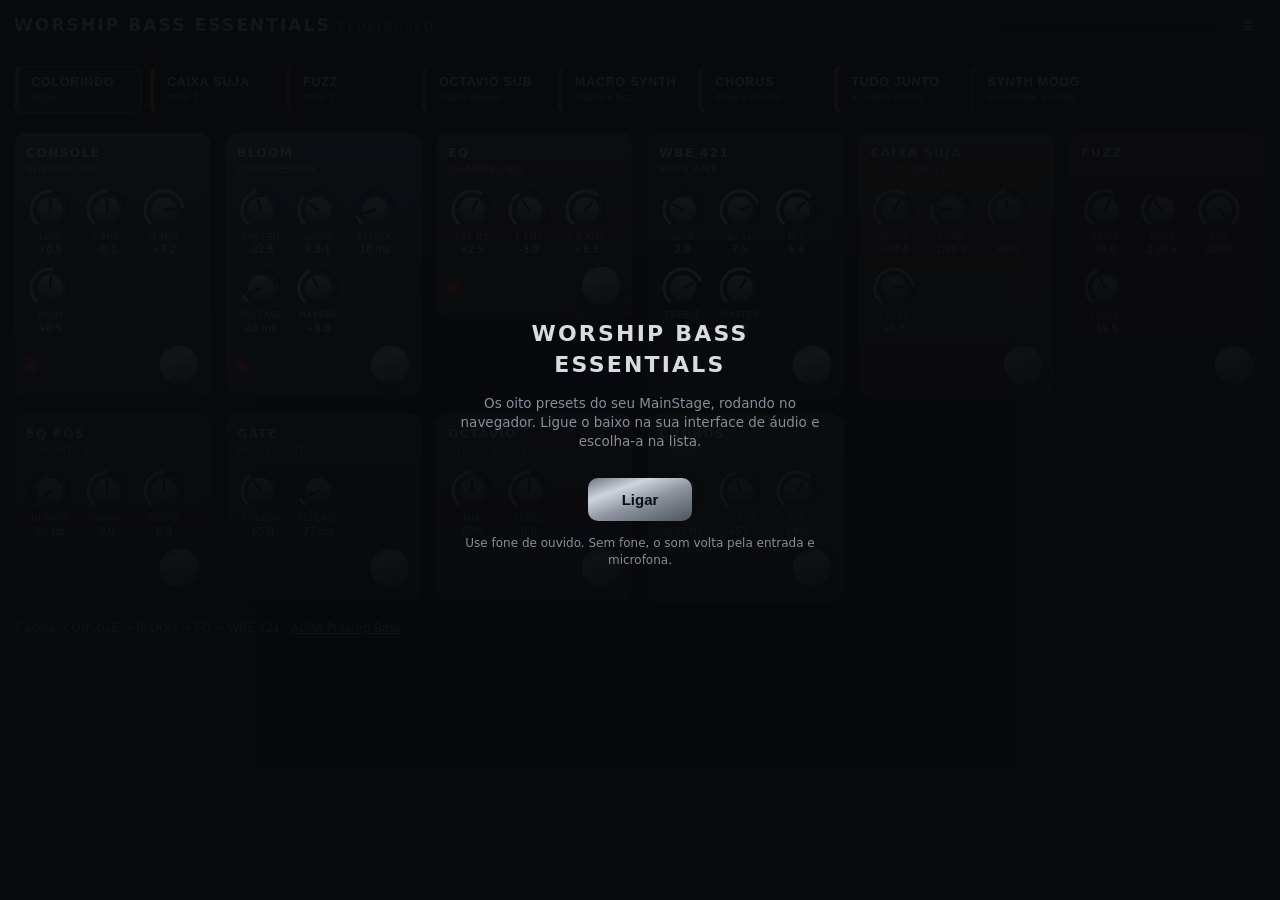
<file: pedalboard/index.html>
<!doctype html>
<html lang="pt-BR">
<head>
<meta charset="utf-8">
<meta name="viewport" content="width=device-width, initial-scale=1, viewport-fit=cover">
<meta name="theme-color" content="#0d0e11">
<meta name="description" content="Pedalboard virtual do rig WORSHIP BASS ESSENTIALS — os presets do MainStage rodando no navegador.">
<meta name="author" content="Thiago Galvão">
<meta name="copyright" content="Copyright (c) 2026 Thiago Galvão. Todos os direitos reservados.">
<link rel="license" href="https://github.com/ledixplugins/Drive/blob/main/LICENSE">
<!--
  WORSHIP BASS ESSENTIALS — Copyright (c) 2026 Thiago Galvão. Todos os direitos reservados.
  Obra protegida pelas Leis 9.609/1998 e 9.610/1998 e pela Convenção de Berna.
  AURA-PROV/1 obra=WORSHIP-BASS-ESSENTIALS autor=Thiago-Galvao ano=2026
-->
<title>WORSHIP BASS ESSENTIALS</title>
<link rel="manifest" href="manifest.webmanifest?v=2d6f9fe">
<link rel="icon" href="assets/icon-192.png">
<link rel="apple-touch-icon" href="assets/icon-192.png">
<meta name="apple-mobile-web-app-capable" content="yes">
<meta name="mobile-web-app-capable" content="yes">
<link rel="stylesheet" href="style.css?v=2d6f9fe">
</head>
<body>

<header id="topo">
  <div id="marca">
    <strong>WORSHIP BASS ESSENTIALS</strong><span>pedalboard</span>
  </div>
  <div id="medidor" title="Entrada"><i></i></div>
  <button id="botaoMenu" aria-label="Menu">≡</button>
</header>

<nav id="presets" aria-label="Presets"></nav>

<main id="board" aria-label="Pedais"></main>

<footer id="rodape">
  <span id="cadeiaTexto"></span>
</footer>

<div id="inicio">
  <div class="caixa">
    <h1>WORSHIP BASS ESSENTIALS</h1>
    <p>Os oito presets do seu MainStage, rodando no navegador. Ligue o baixo na sua interface de áudio e escolha-a na lista.</p>
    <button id="botaoLigar">Ligar</button>
    <div id="escolhaEntrada" hidden>
      <label for="entradaSelect">Entrada de áudio</label>
      <select id="entradaSelect"></select>
      <button id="entrarButton" disabled>Entrar</button>
    </div>
    <p id="notaInicio" class="aviso"></p>
    <p class="aviso">Use fone de ouvido. Sem fone, o som volta pela entrada e microfona.</p>
  </div>
</div>

<div id="menu" hidden></div>
<div id="aviso" hidden></div>

<script src="presets.js?v=2d6f9fe"></script>
<script src="engine.js?v=2d6f9fe"></script>
<script src="app.js?v=2d6f9fe"></script>
</body>
</html>
</file>
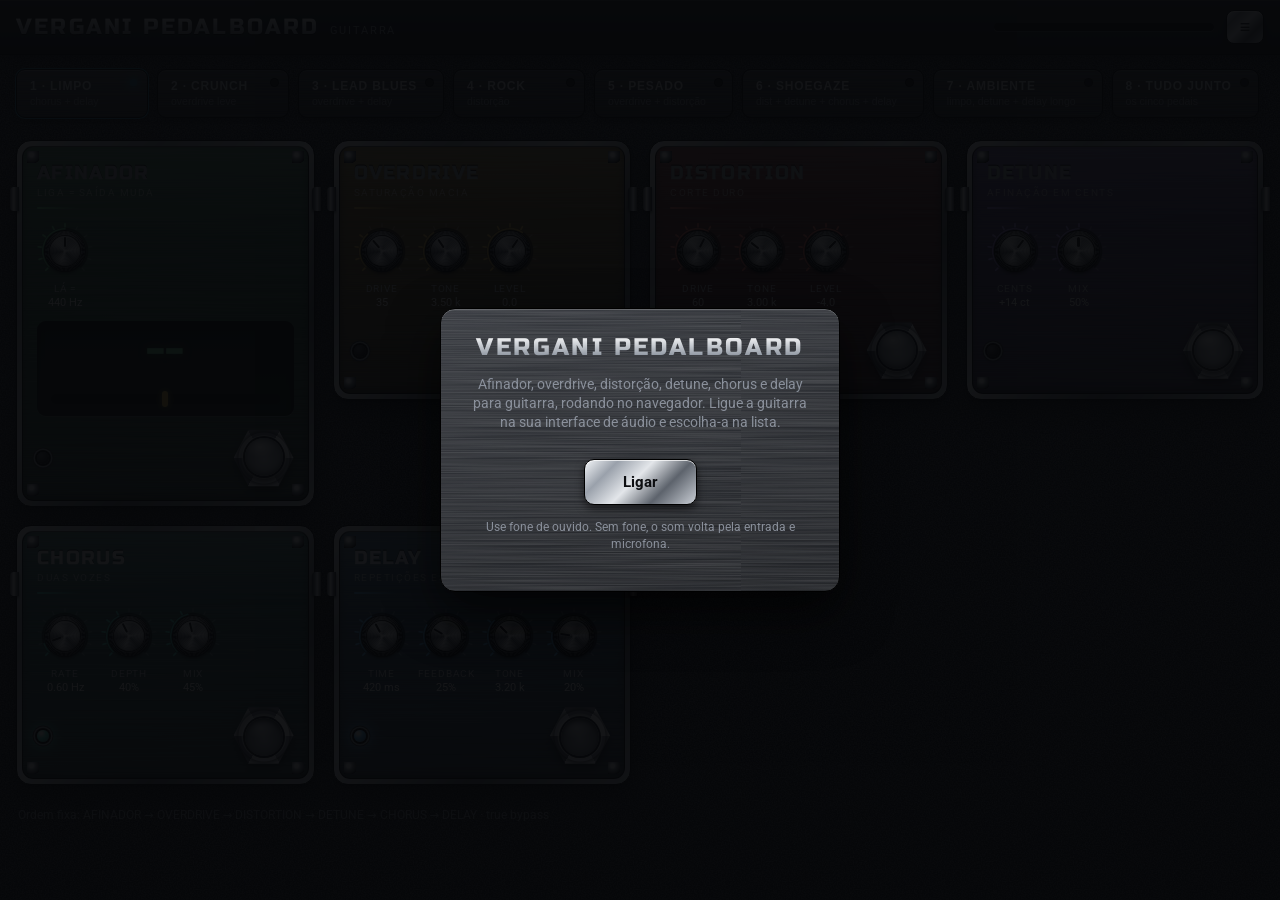
<file: vergani/index.html>
<!doctype html>
<html lang="pt-BR">
<head>
<meta charset="utf-8">
<meta name="viewport" content="width=device-width, initial-scale=1, viewport-fit=cover">
<meta name="theme-color" content="#0d0e11">
<meta name="description" content="Pedalboard virtual para guitarra: overdrive, distorção, detune, chorus e delay rodando no navegador.">
<meta name="author" content="Thiago Galvão">
<meta name="copyright" content="Copyright (c) 2026 Thiago Galvão. Todos os direitos reservados.">
<link rel="license" href="https://github.com/ledixplugins/Drive/blob/main/LICENSE">
<!--
  VERGANI PEDALBOARD — Copyright (c) 2026 Thiago Galvão. Todos os direitos reservados.
  Obra protegida pelas Leis 9.609/1998 e 9.610/1998 e pela Convenção de Berna.
  AURA-PROV/1 obra=VERGANI-PEDALBOARD autor=Thiago-Galvao ano=2026
-->
<title>VERGANI PEDALBOARD</title>
<link rel="manifest" href="manifest.webmanifest?v=2d6f9fe">
<link rel="icon" href="assets/icon-192.png">
<link rel="apple-touch-icon" href="assets/icon-192.png">
<meta name="apple-mobile-web-app-capable" content="yes">
<meta name="mobile-web-app-capable" content="yes">
<link rel="stylesheet" href="style.css?v=2d6f9fe">
</head>
<body>

<header id="topo">
  <div id="marca">
    <strong>VERGANI PEDALBOARD</strong><span>guitarra</span>
  </div>
  <div id="medidor" title="Entrada"><i></i></div>
  <button id="botaoMenu" aria-label="Menu">≡</button>
</header>

<nav id="presets" aria-label="Presets"></nav>

<main id="board" aria-label="Pedais"></main>

<footer id="rodape">
  <span id="cadeiaTexto"></span>
</footer>

<div id="inicio">
  <div class="caixa">
    <h1>VERGANI PEDALBOARD</h1>
    <p>Afinador, overdrive, distorção, detune, chorus e delay para guitarra, rodando no navegador. Ligue a guitarra na sua interface de áudio e escolha-a na lista.</p>
    <button id="botaoLigar">Ligar</button>
    <div id="escolhaEntrada" hidden>
      <label for="entradaSelect">Entrada de áudio</label>
      <select id="entradaSelect"></select>
      <button id="entrarButton" disabled>Entrar</button>
    </div>
    <p id="notaInicio" class="aviso"></p>
    <p class="aviso">Use fone de ouvido. Sem fone, o som volta pela entrada e microfona.</p>
  </div>
</div>

<div id="menu" hidden></div>
<div id="aviso" hidden></div>

<script src="tuner.js?v=2d6f9fe"></script>
<script src="presets.js?v=2d6f9fe"></script>
<script src="engine.js?v=2d6f9fe"></script>
<script src="app.js?v=2d6f9fe"></script>
</body>
</html>
</file>
<file: style.css>
/*
 * AURA Preamp Bass — estilos da versão web
 * Copyright (c) 2026 Thiago Galvão. Todos os direitos reservados.
 * Obra protegida pelas Leis 9.609/1998 e 9.610/1998. Uso pessoal permitido;
 * cópia, redistribuição ou obra derivada apenas com autorização por escrito.
 * Licença: ver LICENSE  |  https://github.com/ledixplugins/Drive
 */
@font-face { font-family: 'AuraValue'; src: url('assets/Roboto.ttf') format('truetype'); font-weight: 400 700; font-display: block; }
@font-face { font-family: 'AuraTitle'; src: url('assets/RussoOne-Regular.ttf') format('truetype'); font-display: block; }

* { box-sizing: border-box; -webkit-tap-highlight-color: transparent; }

html, body {
  margin: 0;
  height: 100%;
  background: #0f1012;
  color: #c9ced6;
  font-family: 'AuraValue', system-ui, -apple-system, Segoe UI, sans-serif;
  overscroll-behavior: none;
}

#stage {
  position: fixed;
  inset: 0;
  display: grid;
  place-items: center;
  padding: max(8px, env(safe-area-inset-top)) max(8px, env(safe-area-inset-right)) max(8px, env(safe-area-inset-bottom)) max(8px, env(safe-area-inset-left));
}

#panel {
  display: block;
  /* Centralizado por transform: funciona mesmo girado, quando a caixa de
     layout fica maior que a tela e o grid não conseguiria centralizar. */
  position: absolute;
  left: 50%;
  top: 50%;
  touch-action: none;
  border-radius: 10px;
  box-shadow: 0 18px 48px rgba(0, 0, 0, .55);
  cursor: default;
}

/* Campo para digitar o valor de um knob, posicionado sobre o painel */
#valueInput {
  position: absolute;
  font: inherit;
  text-align: center;
  color: #fff;
  background: #0b0d10;
  border: 1px solid #8e939a;
  border-radius: 4px;
  outline: none;
  padding: 0;
}

/* ---- Menu ---------------------------------------------------------------- */
.sheet {
  position: fixed;
  z-index: 20;
  min-width: 230px;
  max-width: min(330px, calc(100vw - 24px));
  padding: 6px;
  background: #1b1e23;
  border: 1px solid #333942;
  border-radius: 12px;
  box-shadow: 0 16px 44px rgba(0, 0, 0, .6);
  font-size: 14px;
  max-height: min(78vh, 560px);
  overflow: auto;
  -webkit-overflow-scrolling: touch;
}
.sheet h2 {
  margin: 10px 10px 4px;
  font-size: 11px;
  letter-spacing: .14em;
  text-transform: uppercase;
  color: #7f868f;
  font-weight: 600;
}
.sheet button {
  display: flex;
  align-items: center;
  gap: 8px;
  width: 100%;
  padding: 11px 10px;
  border: 0;
  border-radius: 8px;
  background: none;
  color: #dfe3e9;
  font: inherit;
  text-align: left;
  cursor: pointer;
}
.sheet button:hover, .sheet button:focus-visible { background: #262b32; outline: none; }
.sheet button[aria-checked="true"]::before { content: '✓'; color: #3ddc84; margin-left: -2px; }
.sheet button[aria-checked="false"]::before { content: ''; width: 9px; }
.sheet .tip { padding: 5px 10px; color: #8d949d; font-size: 12.5px; line-height: 1.45; cursor: default; }
.sheet hr { border: 0; border-top: 1px solid #2c323a; margin: 6px 4px; }
.sheet select {
  width: calc(100% - 20px);
  margin: 2px 10px 8px;
  padding: 9px;
  background: #11141a;
  color: #dfe3e9;
  border: 1px solid #333942;
  border-radius: 8px;
  font: inherit;
}

/* ---- Tela inicial -------------------------------------------------------- */
#escolhaEntrada { display: grid; gap: 9px; margin-top: 4px; text-align: left; }
#escolhaEntrada label { font-size: 12px; letter-spacing: .08em; text-transform: uppercase; color: #8d949d; }
#escolhaEntrada select {
  width: 100%; padding: 11px; font: inherit;
  background: #11141a; color: #dfe3e9; border: 1px solid #333942; border-radius: 9px;
}
#escolhaEntrada button.primary { width: 100%; }
#escolhaEntrada button.primary:disabled { opacity: .4; cursor: default; }
#instalarButton {
  width: 100%; margin-top: 10px; padding: 9px; font: inherit; cursor: pointer;
  background: none; color: #8d949d; border: 1px solid #2c323a; border-radius: 9px;
}
#instalarButton:hover { color: #dfe3e9; border-color: #3a4049; }

#escolhaEntrada button.secundario {
  width: 100%; padding: 9px; font: inherit; cursor: pointer;
  background: none; color: #8d949d; border: 1px solid #2c323a; border-radius: 9px;
}

.overlay {
  position: fixed;
  inset: 0;
  z-index: 30;
  display: grid;
  place-items: center;
  padding: 20px;
  background: rgba(8, 9, 11, .92);
  backdrop-filter: blur(6px);
}
.overlay.hidden { display: none; }
.card {
  width: min(460px, 100%);
  max-height: 100%;
  overflow: auto;
  padding: 26px 24px 22px;
  background: #15181d;
  border: 1px solid #2b313a;
  border-radius: 16px;
  text-align: center;
}
.card h1 {
  margin: 0;
  font-family: 'AuraTitle', system-ui, sans-serif;
  font-size: 34px;
  letter-spacing: .06em;
  color: #e6e9ee;
}
.card h1 span { color: #8e949d; }
.card .sub { margin: 6px 0 18px; color: #9aa1aa; font-size: 14px; }
.card .steps {
  margin: 0 0 20px;
  padding-left: 20px;
  text-align: left;
  color: #b4bac2;
  font-size: 14px;
  line-height: 1.6;
}
.card .steps strong { color: #ffb347; }
.card .note { margin: 14px 0 0; font-size: 12.5px; color: #868d96; line-height: 1.5; min-height: 1em; }
.primary {
  width: 100%;
  padding: 15px;
  border: 0;
  border-radius: 11px;
  background: linear-gradient(#3a7bd5, #2f63ad);
  color: #fff;
  font: 600 16px/1 'AuraValue', system-ui, sans-serif;
  cursor: pointer;
}
.primary:disabled { opacity: .55; cursor: default; }

#toast {
  position: fixed;
  left: 50%;
  bottom: max(18px, env(safe-area-inset-bottom));
  transform: translateX(-50%);
  z-index: 40;
  max-width: calc(100vw - 32px);
  padding: 11px 16px;
  background: #22262c;
  border: 1px solid #39404a;
  border-radius: 10px;
  font-size: 13.5px;
  color: #dfe3e9;
  box-shadow: 0 10px 30px rgba(0, 0, 0, .5);
}
</file>
<file: pedalboard/style.css>
/*
 * WORSHIP BASS ESSENTIALS — estilos
 * Copyright (c) 2026 Thiago Galvão. Todos os direitos reservados.
 * Licença: ver LICENSE  |  https://github.com/ledixplugins/Drive
 */

* { box-sizing: border-box; -webkit-tap-highlight-color: transparent; }
[hidden] { display: none !important; }

:root {
  --fundo: #0d0e11;
  --placa: #16181d;
  --linha: #23262d;
  --texto: #d7dbe2;
  --apagado: #878d99;
  --metal: linear-gradient(160deg, #6f7681 0%, #cfd4db 28%, #8d949f 55%, #4d535c 100%);
}

html, body {
  margin: 0;
  min-height: 100%;
  background:
    radial-gradient(120% 80% at 50% -10%, #1b1e24 0%, var(--fundo) 60%),
    var(--fundo);
  color: var(--texto);
  font: 15px/1.4 system-ui, -apple-system, "Segoe UI", Roboto, sans-serif;
  overscroll-behavior-y: none;
}

/* ---- topo ---------------------------------------------------------------- */

#topo {
  position: sticky; top: 0; z-index: 20;
  display: flex; align-items: center; gap: 12px;
  padding: max(10px, env(safe-area-inset-top)) 14px 10px;
  background: rgba(13, 14, 17, .92);
  backdrop-filter: blur(8px);
  border-bottom: 1px solid var(--linha);
}

#marca { display: flex; align-items: baseline; gap: 8px; letter-spacing: .14em; }
#marca strong { font-size: clamp(12px, 3.4vw, 17px); font-weight: 800; white-space: nowrap; }
#marca span { font-size: 11px; color: var(--apagado); text-transform: uppercase; }
@media (max-width: 460px) { #marca span { display: none; } #medidor { max-width: 90px; } }

#medidor {
  flex: 1; max-width: 220px; height: 6px; margin-left: auto;
  background: #000; border: 1px solid var(--linha); border-radius: 3px; overflow: hidden;
}
#medidor i { display: block; height: 100%; width: 0%; background: linear-gradient(90deg, #2f9e5a, #d8c23a 72%, #d85a3a 92%); transition: width .06s linear; }

#botaoMenu {
  width: 36px; height: 32px; font-size: 18px; line-height: 1;
  color: var(--texto); background: #1b1e24; border: 1px solid var(--linha);
  border-radius: 7px; cursor: pointer;
}

/* ---- presets ------------------------------------------------------------- */

#presets {
  display: flex; gap: 8px; padding: 12px 14px 4px;
  overflow-x: auto; scrollbar-width: none;
}
#presets::-webkit-scrollbar { display: none; }

.preset {
  flex: 0 0 auto; min-width: 128px;
  padding: 9px 13px; text-align: left; cursor: pointer;
  background: var(--placa); color: var(--texto);
  border: 1px solid var(--linha); border-left: 4px solid var(--cor, #555);
  border-radius: 9px;
}
.preset b { display: block; font-size: 12.5px; letter-spacing: .06em; }
.preset span { font-size: 10.5px; color: var(--apagado); }
.preset[aria-current="true"] {
  background: #20242c; border-color: #3a4049; border-left-color: var(--cor);
  box-shadow: 0 0 0 1px var(--cor) inset, 0 6px 18px rgba(0, 0, 0, .5);
}

/* ---- pedais -------------------------------------------------------------- */

#board {
  display: grid; gap: 14px; padding: 14px;
  grid-template-columns: repeat(auto-fill, minmax(178px, 1fr));
  align-items: start;
}

.pedal {
  position: relative; padding: 11px 11px 13px;
  border-radius: 13px;
  background:
    linear-gradient(180deg, rgba(255,255,255,.10), rgba(255,255,255,0) 32%),
    linear-gradient(180deg, var(--cor) 0%, #1a1c20 190%);
  border: 1px solid rgba(0, 0, 0, .55);
  box-shadow: 0 10px 22px rgba(0,0,0,.45), inset 0 1px 0 rgba(255,255,255,.14);
}
.pedal.off { filter: saturate(.35) brightness(.72); }
.pedal.off .led { background: #2a2a2a; box-shadow: none; }

.pedal h2 {
  margin: 0 0 1px; font-size: 12.5px; font-weight: 800; letter-spacing: .09em;
  text-transform: uppercase; color: #fff; text-shadow: 0 1px 2px rgba(0,0,0,.55);
}
.pedal .tipo { font-size: 10px; color: rgba(255,255,255,.62); text-transform: uppercase; letter-spacing: .1em; }

.knobs { display: flex; flex-wrap: wrap; gap: 9px; margin: 11px 0 9px; }
.knob { width: 48px; text-align: center; touch-action: none; cursor: ns-resize; }
.knob svg { display: block; width: 44px; height: 44px; margin: 0 auto; }
.knob .rot { font-size: 8.5px; letter-spacing: .07em; color: rgba(255,255,255,.72); text-transform: uppercase; }
.knob .val { font-size: 10px; color: #fff; font-variant-numeric: tabular-nums; }

.rodapePedal { display: flex; align-items: center; gap: 9px; }
.led {
  width: 9px; height: 9px; border-radius: 50%;
  background: #ff5a3c; box-shadow: 0 0 9px 2px rgba(255, 90, 60, .75);
}
.foot {
  margin-left: auto; width: 40px; height: 40px; border-radius: 50%;
  border: 1px solid rgba(0,0,0,.6); cursor: pointer;
  background: var(--metal);
  box-shadow: 0 4px 9px rgba(0,0,0,.5), inset 0 1px 0 rgba(255,255,255,.55);
}
.foot:active { transform: translateY(1px); box-shadow: 0 2px 5px rgba(0,0,0,.5) inset; }

/* ---- rodapé e sobreposições --------------------------------------------- */

#rodape {
  padding: 4px 16px calc(18px + env(safe-area-inset-bottom));
  font-size: 11.5px; color: var(--apagado);
}

#inicio {
  position: fixed; inset: 0; z-index: 50;
  display: grid; place-items: center; padding: 20px;
  background: rgba(8, 9, 11, .94);
}
#inicio .caixa { max-width: 380px; text-align: center; }
#inicio h1 { margin: 0 0 6px; font-size: 22px; letter-spacing: .1em; }
#inicio p { color: var(--apagado); font-size: 13.5px; }
#inicio .aviso { font-size: 12px; margin-top: 14px; }
#escolhaEntrada { display: grid; gap: 9px; margin-top: 12px; text-align: left; }
#escolhaEntrada label { font-size: 11px; letter-spacing: .09em; text-transform: uppercase; color: var(--apagado); }
#escolhaEntrada select, #escolhaEntrada button {
  width: 100%; padding: 11px; font: inherit;
  background: #0f1116; color: var(--texto);
  border: 1px solid var(--linha); border-radius: 9px; cursor: pointer;
}
#escolhaEntrada button { background: var(--metal); color: #0d0e11; font-weight: 700; border: 0; }
#escolhaEntrada button:disabled { background: #272b33; color: var(--apagado); cursor: default; }

#botaoLigar {
  margin-top: 14px; padding: 13px 34px; font-size: 15px; font-weight: 700;
  color: #0d0e11; background: var(--metal); border: 0; border-radius: 10px; cursor: pointer;
}

#menu {
  position: fixed; z-index: 60; min-width: 230px; padding: 7px;
  background: #15171c; border: 1px solid var(--linha); border-radius: 11px;
  box-shadow: 0 18px 40px rgba(0,0,0,.6);
}
#menu h3 { margin: 7px 9px 4px; font-size: 10px; letter-spacing: .13em; color: var(--apagado); text-transform: uppercase; }
#menu button {
  display: block; width: 100%; padding: 8px 10px; text-align: left;
  color: var(--texto); background: none; border: 0; border-radius: 7px; font: inherit; cursor: pointer;
}
#menu button:hover { background: #20242c; }
#menu .dica { padding: 3px 10px; font-size: 11.5px; color: var(--apagado); }
#menu hr { border: 0; border-top: 1px solid var(--linha); margin: 6px 4px; }
#menu select {
  width: calc(100% - 16px); margin: 3px 8px 7px; padding: 8px;
  background: #0f1116; color: var(--texto);
  border: 1px solid var(--linha); border-radius: 7px; font: inherit;
}

#aviso {
  position: fixed; left: 50%; bottom: 26px; transform: translateX(-50%); z-index: 70;
  padding: 9px 15px; max-width: min(90vw, 420px);
  background: #20242c; border: 1px solid var(--linha); border-radius: 9px;
  font-size: 13px; box-shadow: 0 10px 26px rgba(0,0,0,.5);
}

@media (max-width: 420px) {
  #board { grid-template-columns: repeat(auto-fill, minmax(152px, 1fr)); gap: 11px; }
  .knob { width: 42px; }
  .knob svg { width: 39px; height: 39px; }
}
</file>
<file: vergani/style.css>
/*
 * VERGANI PEDALBOARD — estilos (painel de aço escovado, cromados e knobs metálicos)
 * Copyright (c) 2026 Thiago Galvão. Todos os direitos reservados.
 * Licença: ver LICENSE  |  https://github.com/ledixplugins/Drive
 */
@font-face { font-family: 'VpTexto';  src: url('assets/Roboto.ttf') format('truetype'); font-weight: 400 700; font-display: swap; }
@font-face { font-family: 'VpTitulo'; src: url('assets/RussoOne-Regular.ttf') format('truetype'); font-display: swap; }

* { box-sizing: border-box; -webkit-tap-highlight-color: transparent; }
[hidden] { display: none !important; }

:root {
  --fundo: #0b0c0e;
  --linha: #26292f;
  --texto: #d3d7de;
  --apagado: #8a909b;
  --cromo: linear-gradient(135deg, #f4f6f9 0%, #9aa1ab 22%, #e3e6ea 45%, #5d636c 70%, #c9ced5 100%);
  --feltro: url("data:image/svg+xml;utf8,<svg xmlns='http://www.w3.org/2000/svg' width='220' height='220'><filter id='g'><feTurbulence type='fractalNoise' baseFrequency='.75' numOctaves='3' seed='3' stitchTiles='stitch'/><feColorMatrix values='0 0 0 0 .75  0 0 0 0 .78  0 0 0 0 .85  0 0 0 .5 -.14'/></filter><rect width='220' height='220' filter='url(%23g)'/></svg>");
  --metal: linear-gradient(160deg, #6f7681 0%, #cfd4db 28%, #8d949f 55%, #4d535c 100%);
  /* grão de aço escovado: ruído esticado na horizontal */
  --escovado: url("data:image/svg+xml;utf8,<svg xmlns='http://www.w3.org/2000/svg' width='300' height='300'><filter id='f'><feTurbulence type='fractalNoise' baseFrequency='0.004 0.85' numOctaves='2' seed='7' stitchTiles='stitch'/><feColorMatrix values='0 0 0 0 1  0 0 0 0 1  0 0 0 0 1  0 0 0 .2 0'/></filter><rect width='300' height='300' filter='url(%23f)'/></svg>");
}

html, body {
  margin: 0; min-height: 100%;
  background-color: #0a0b0d;
  background-image:
    var(--feltro),
    radial-gradient(ellipse 90% 70% at 50% 28%, #20232a 0%, #121418 55%, #08090b 100%);
  background-attachment: fixed;
  color: var(--texto);
  font: 15px/1.4 'VpTexto', system-ui, -apple-system, "Segoe UI", Roboto, sans-serif;
  overscroll-behavior-y: none;
}

/* ---- topo ---------------------------------------------------------------- */

#topo {
  position: sticky; top: 0; z-index: 20;
  display: flex; align-items: center; gap: 12px;
  padding: max(10px, env(safe-area-inset-top)) 16px 10px;
  background: linear-gradient(180deg, #25282d 0%, #121316 100%);
  border-bottom: 1px solid #000;
  box-shadow: 0 1px 0 rgba(255,255,255,.12) inset, 0 6px 16px rgba(0,0,0,.5);
}

#marca { display: flex; align-items: baseline; gap: 10px; }
#marca strong {
  font: 400 clamp(15px, 4.2vw, 22px)/1 'VpTitulo', system-ui, sans-serif;
  letter-spacing: .1em; white-space: nowrap;
  color: #dfe3e8;
  background: linear-gradient(180deg, #ffffff 0%, #aeb4bd 55%, #6f757e 100%);
  -webkit-background-clip: text; background-clip: text; -webkit-text-fill-color: transparent;
  filter: drop-shadow(0 1px 0 rgba(0,0,0,.8));
}
#marca span { font-size: 10.5px; color: var(--apagado); text-transform: uppercase; letter-spacing: .16em; }
@media (max-width: 460px) { #marca span { display: none; } #medidor { max-width: 90px; } }

#medidor {
  flex: 1; max-width: 220px; height: 8px; margin-left: auto;
  background: #050607; border: 1px solid #000; border-radius: 4px; overflow: hidden;
  box-shadow: 0 1px 0 rgba(255,255,255,.14), inset 0 1px 3px rgba(0,0,0,.9);
}
#medidor i { display: block; height: 100%; width: 0%; background: linear-gradient(90deg, #2f9e5a, #d8c23a 72%, #d85a3a 92%); transition: width .06s linear; }

#botaoMenu {
  width: 38px; height: 34px; font-size: 18px; line-height: 1; cursor: pointer;
  color: #1a1c20; background: var(--cromo); border: 1px solid #000; border-radius: 8px;
  box-shadow: 0 3px 6px rgba(0,0,0,.55), inset 0 1px 0 rgba(255,255,255,.7);
}

/* ---- presets ------------------------------------------------------------- */

#presets { display: flex; gap: 9px; padding: 14px 16px 6px; overflow-x: auto; scrollbar-width: none; }
#presets::-webkit-scrollbar { display: none; }

.preset {
  position: relative; flex: 0 0 auto; min-width: 132px;
  padding: 9px 26px 9px 13px; text-align: left; cursor: pointer;
  color: var(--texto);
  background: var(--escovado), linear-gradient(180deg, #34373d 0%, #1b1d21 100%);
  background-color: #222; border: 1px solid #000; border-radius: 9px;
  box-shadow: 0 1px 0 rgba(255,255,255,.16) inset, 0 4px 9px rgba(0,0,0,.5);
}
.preset::after {                                      /* LED do preset */
  content: ''; position: absolute; top: 9px; right: 10px; width: 7px; height: 7px; border-radius: 50%;
  background: #17181b; box-shadow: 0 0 0 1px #000, 0 1px 0 rgba(255,255,255,.12);
}
.preset b { display: block; font-size: 12px; letter-spacing: .07em; font-weight: 700; }
.preset span { font-size: 10.5px; color: var(--apagado); }
.preset[aria-current="true"] {
  background: var(--escovado), linear-gradient(180deg, #43474f 0%, #23262b 100%);
  background-color: #2a2c31;
  box-shadow: 0 1px 0 rgba(255,255,255,.3) inset, 0 0 0 1px var(--cor), 0 6px 16px rgba(0,0,0,.55);
}
.preset[aria-current="true"]::after { background: var(--cor); box-shadow: 0 0 8px 2px var(--cor); }

/* ---- pedais -------------------------------------------------------------- */

#board {
  display: grid; gap: 18px; padding: 16px;
  grid-template-columns: repeat(auto-fill, minmax(292px, 1fr));
  align-items: start;
}

/* moldura cromada; a placa de aço escovado fica por dentro (::before) */
.pedal {
  position: relative; padding: 22px 20px 18px; border-radius: 15px; isolation: isolate;
  background: var(--cromo);
  border: 1px solid #000;
  box-shadow: 0 14px 28px rgba(0,0,0,.65), 0 2px 3px rgba(0,0,0,.6);
}
/* tampa pintada a pó: a cor do pedal escurece de cima para baixo, com grão fino */
.pedal::before {
  content: ''; position: absolute; inset: 5px; z-index: -1; border-radius: 11px;
  background:
    var(--escovado),
    linear-gradient(180deg, rgba(255,255,255,.16) 0%, rgba(255,255,255,0) 26%),
    linear-gradient(172deg, var(--cor) 0%, rgba(0,0,0,0) 135%);
  background-color: #17181b;
  box-shadow: inset 0 1px 0 rgba(255,255,255,.3), inset 0 -3px 8px rgba(0,0,0,.6), inset 0 0 0 1px rgba(0,0,0,.85);
}
.pedal::after {                                        /* parafusos nos quatro cantos */
  content: ''; position: absolute; inset: 0; pointer-events: none; z-index: 2;
  --p: radial-gradient(circle at 38% 32%, #f1f3f6 0 16%, #8b919a 38%, #30343a 72%, #0c0d0f 80%, transparent 84%);
  background:
    var(--p) left 10px top 10px / 12px 12px no-repeat,
    var(--p) right 10px top 10px / 12px 12px no-repeat,
    var(--p) left 10px bottom 10px / 12px 12px no-repeat,
    var(--p) right 10px bottom 10px / 12px 12px no-repeat;
}

.pedal h2 {
  margin: 0 0 2px; font: 400 19px/1.1 'VpTitulo', system-ui, sans-serif; letter-spacing: .07em;
  text-transform: uppercase; color: #eceff3; text-shadow: 0 -1px 0 rgba(0,0,0,.85), 0 1px 0 rgba(255,255,255,.12);
}
.pedal .tipo { font-size: 10px; color: rgba(255,255,255,.62); text-transform: uppercase; letter-spacing: .15em; }
.pedal .tipo::after {                                   /* filete na cor do pedal */
  content: ''; display: block; height: 2px; width: 44px; margin-top: 7px; border-radius: 2px;
  background: linear-gradient(90deg, var(--luz), transparent); opacity: .9;
}
.pedal.off h2 { color: #aab0ba; }

.knobs { display: flex; flex-wrap: wrap; gap: 8px; margin: 14px 0 10px; }
.knob { width: 56px; text-align: center; touch-action: none; cursor: ns-resize; }
.knob .rot { margin-top: 3px; font-size: 10px; letter-spacing: .08em; color: #c9ced6; text-transform: uppercase; }
.knob .val { font-size: 10.5px; color: #fff; font-variant-numeric: tabular-nums; }

/* knob real: base com sombra, saia serrilhada, chanfro e tampa usinada; pontos de escala acendem */
.k { position: relative; width: 56px; height: 56px; margin: 0 auto; }
.k svg { position: absolute; inset: 0; width: 56px; height: 56px; overflow: visible; }
.k .sombra {
  position: absolute; left: 9px; top: 14px; width: 38px; height: 38px; border-radius: 50%;
  background: radial-gradient(circle, rgba(0,0,0,.7) 40%, rgba(0,0,0,0) 72%); filter: blur(2px);
}
.k .anel {                                              /* saia preta serrilhada */
  position: absolute; left: 8px; top: 8px; width: 40px; height: 40px; border-radius: 50%;
  background: repeating-conic-gradient(#08090a 0 2deg, #3d4147 2deg 4deg);
  box-shadow: 0 0 0 1px #000, 0 2px 3px rgba(0,0,0,.7);
}
.k .anel::after {                                       /* luz vindo de cima */
  content: ''; position: absolute; inset: 0; border-radius: 50%;
  background: radial-gradient(circle at 50% 14%, rgba(255,255,255,.45), rgba(255,255,255,0) 52%),
              linear-gradient(180deg, rgba(0,0,0,0) 45%, rgba(0,0,0,.5) 100%);
}
.k .tampa {                                             /* topo de metal usinado */
  position: absolute; left: 13px; top: 13px; width: 30px; height: 30px; border-radius: 50%;
  background:
    radial-gradient(circle at 50% 50%, rgba(255,255,255,.9) 0 1px, rgba(255,255,255,0) 2.5px),
    radial-gradient(ellipse 70% 45% at 40% 22%, rgba(255,255,255,.55), rgba(255,255,255,0) 70%),
    repeating-radial-gradient(circle at 50% 50%, rgba(0,0,0,.09) 0 .6px, rgba(255,255,255,.05) .6px 1.4px),
    conic-gradient(from 20deg, #7e848d, #f1f3f6, #6a7079, #f7f8fa, #5f656e, #e9ecef, #7e848d);
  box-shadow: 0 0 0 1px rgba(0,0,0,.8), 0 0 0 2px rgba(255,255,255,.18), inset 0 -2px 4px rgba(0,0,0,.4), inset 0 1.5px 1px rgba(255,255,255,.7);
}
.k .pont { position: absolute; left: 50%; top: 50%; width: 0; height: 0; }
.k .pont::before {                                      /* marca pintada */
  content: ''; position: absolute; left: -1.25px; top: -14px; width: 2.5px; height: 10px; border-radius: 1.5px;
  background: #101114; box-shadow: 0 0 0 .5px rgba(255,255,255,.4);
}

.rodapePedal { display: flex; align-items: center; gap: 10px; margin-top: 4px; }
.led {                                                   /* LED: vidro dentro de aro cromado */
  position: relative; width: 12px; height: 12px; border-radius: 50%;
  background: radial-gradient(circle at 35% 28%, #4a4e55, #0b0c0d 72%);
  box-shadow: 0 0 0 2px #050506, 0 0 0 3.5px #8f959e, 0 0 0 4.5px #2b2e33, 0 2px 4px 3px rgba(0,0,0,.45);
}
.pedal:not(.off) .led {
  background: radial-gradient(circle at 35% 28%, #fff 0 9%, var(--luz) 42%, var(--cor) 100%);
  box-shadow: 0 0 0 2px #050506, 0 0 0 3.5px #8f959e, 0 0 0 4.5px #2b2e33, 0 0 14px 4px var(--luz);
}

/* footswitch de pedal: porca sextavada facetada + botão abaulado */
.foot {
  position: relative; margin-left: auto; width: 60px; height: 60px; border: 0; padding: 0; cursor: pointer;
  background: none; filter: drop-shadow(0 5px 4px rgba(0,0,0,.65));
}
.foot::before {                                          /* porca */
  content: ''; position: absolute; inset: 0;
  -webkit-clip-path: polygon(25% 3%, 75% 3%, 100% 50%, 75% 97%, 25% 97%, 0 50%);
          clip-path: polygon(25% 3%, 75% 3%, 100% 50%, 75% 97%, 25% 97%, 0 50%);
  background:
    radial-gradient(circle at 50% 50%, rgba(0,0,0,0) 0 25px, rgba(0,0,0,.4) 26px, rgba(0,0,0,0) 29px),
    radial-gradient(circle at 50% 50%, rgba(255,255,255,.35) 0 22px, rgba(255,255,255,0) 23px),
    conic-gradient(from 30deg, #f1f3f6 0 60deg, #858b94 60deg 120deg, #d6dae0 120deg 180deg, #565c65 180deg 240deg, #c9ced5 240deg 300deg, #737982 300deg 360deg);
}
.foot::after {                                           /* botão abaulado com aro serrilhado */
  content: ''; position: absolute; left: 11px; top: 10px; width: 38px; height: 38px; border-radius: 50%;
  background:
    radial-gradient(ellipse 60% 40% at 40% 24%, rgba(255,255,255,.95), rgba(255,255,255,0) 70%),
    radial-gradient(circle at 50% 55%, #cfd3d9 0%, #9ba1aa 55%, #4b5058 100%);
  box-shadow: 0 0 0 2px #1b1d21, 0 0 0 3px rgba(255,255,255,.28), 0 4px 4px 2px rgba(0,0,0,.55), inset 0 -3px 4px rgba(0,0,0,.35);
  transition: transform .06s, box-shadow .06s;
}
.pedal:not(.off) .foot::after, .foot:active::after {      /* afundado = pedal ligado */
  transform: translateY(2px);
  background:
    radial-gradient(ellipse 60% 40% at 42% 26%, rgba(255,255,255,.55), rgba(255,255,255,0) 70%),
    radial-gradient(circle at 50% 55%, #aeb3bb 0%, #7b818a 55%, #373b41 100%);
  box-shadow: 0 0 0 2px #1b1d21, 0 0 0 3px rgba(255,255,255,.2), 0 1px 1px 1px rgba(0,0,0,.5), inset 0 2px 5px rgba(0,0,0,.55);
}

/* entrada e saída de cabo nas laterais, como num pedal de verdade */
.jack {
  position: absolute; top: 46px; width: 9px; height: 24px; z-index: -1;
  background: linear-gradient(90deg, #4c5158, #eceef1 42%, #6e747d 70%, #2d3036);
  box-shadow: 0 2px 3px rgba(0,0,0,.6);
}
.jack.e { left: -7px; border-radius: 4px 0 0 4px; }
.jack.d { right: -7px; border-radius: 0 4px 4px 0; transform: scaleX(-1); }

/* ---- afinador ------------------------------------------------------------ */
.afina {
  text-align: center; margin: 2px 0 12px; padding: 10px 10px 12px; border-radius: 9px;
  background: linear-gradient(180deg, #060807, #0f1511);
  box-shadow: inset 0 2px 6px rgba(0,0,0,.9), 0 1px 0 rgba(255,255,255,.14);
}
.afina .nota { font: 400 40px/1.05 'VpTitulo', system-ui, sans-serif; color: #7fe3a0; text-shadow: 0 0 10px rgba(80,220,130,.45); }
.afina .hzv { font-size: 11px; color: #7e9a88; font-variant-numeric: tabular-nums; min-height: 1.3em; }
.afina .escala {
  position: relative; height: 10px; margin: 6px 4px 0; border-radius: 5px; background: #040505;
  box-shadow: inset 0 1px 3px #000;
  background-image: linear-gradient(90deg, transparent calc(50% - 1px), rgba(255,255,255,.55) calc(50% - 1px), rgba(255,255,255,.55) calc(50% + 1px), transparent calc(50% + 1px));
}
.afina .agulha {
  position: absolute; top: -3px; left: 50%; width: 6px; height: 16px; margin-left: -3px;
  border-radius: 3px; background: #e8c34a; box-shadow: 0 0 6px rgba(232,195,74,.7); transition: left .08s linear;
}
.afina.ok .nota { color: #9dffbd; text-shadow: 0 0 14px rgba(110,255,160,.8); }
.afina.ok .agulha { background: #6df09a; box-shadow: 0 0 8px rgba(109,240,154,.9); }

/* ---- rodapé e sobreposições --------------------------------------------- */

#rodape { padding: 6px 18px calc(20px + env(safe-area-inset-bottom)); font-size: 11.5px; color: var(--apagado); }

#inicio {
  position: fixed; inset: 0; z-index: 50;
  display: grid; place-items: center; padding: 20px;
  background: rgba(6, 7, 9, .94);
}
#inicio .caixa {
  max-width: 400px; text-align: center; padding: 26px 24px; border-radius: 15px;
  background: var(--escovado), linear-gradient(165deg, #2c2f35, #16181c); background-color: #1e2024;
  border: 1px solid #000; box-shadow: 0 1px 0 rgba(255,255,255,.2) inset, 0 20px 50px rgba(0,0,0,.7);
}
#inicio h1 {
  margin: 0 0 8px; font: 400 24px/1.1 'VpTitulo', system-ui, sans-serif; letter-spacing: .1em;
  background: linear-gradient(180deg, #fff, #9aa1ab 70%, #646a73); -webkit-background-clip: text; background-clip: text; -webkit-text-fill-color: transparent;
}
#inicio p { color: var(--apagado); font-size: 13.5px; }
#inicio .aviso { font-size: 12px; margin-top: 14px; }
#escolhaEntrada { display: grid; gap: 9px; margin-top: 12px; text-align: left; }
#escolhaEntrada label { font-size: 11px; letter-spacing: .09em; text-transform: uppercase; color: var(--apagado); }
#escolhaEntrada select, #escolhaEntrada button {
  width: 100%; padding: 11px; font: inherit;
  background: #0c0d10; color: var(--texto);
  border: 1px solid #000; border-radius: 9px; cursor: pointer; box-shadow: 0 1px 0 rgba(255,255,255,.12);
}
#escolhaEntrada button { background: var(--cromo); color: #0d0e11; font-weight: 700; }
#escolhaEntrada button:disabled { background: #272b33; color: var(--apagado); cursor: default; }

#botaoLigar {
  margin-top: 14px; padding: 13px 38px; font: 700 15px 'VpTexto', system-ui, sans-serif;
  color: #0d0e11; background: var(--cromo); border: 1px solid #000; border-radius: 10px; cursor: pointer;
  box-shadow: 0 4px 8px rgba(0,0,0,.55), inset 0 1px 0 rgba(255,255,255,.7);
}

#menu {
  position: fixed; z-index: 60; min-width: 240px; padding: 7px;
  background: var(--escovado), linear-gradient(180deg, #2a2d33, #17191d); background-color: #1c1e22;
  border: 1px solid #000; border-radius: 11px;
  box-shadow: 0 1px 0 rgba(255,255,255,.16) inset, 0 18px 40px rgba(0,0,0,.65);
}
#menu h3 { margin: 7px 9px 4px; font-size: 10px; letter-spacing: .13em; color: var(--apagado); text-transform: uppercase; }
#menu button {
  display: block; width: 100%; padding: 8px 10px; text-align: left;
  color: var(--texto); background: none; border: 0; border-radius: 7px; font: inherit; cursor: pointer;
}
#menu button:hover { background: rgba(255,255,255,.08); }
#menu .dica { padding: 3px 10px; font-size: 11.5px; color: var(--apagado); }
#menu hr { border: 0; border-top: 1px solid #000; border-bottom: 1px solid rgba(255,255,255,.08); margin: 6px 4px; }
#menu select {
  width: calc(100% - 16px); margin: 3px 8px 7px; padding: 8px;
  background: #0c0d10; color: var(--texto);
  border: 1px solid #000; border-radius: 7px; font: inherit;
}

#aviso {
  position: fixed; left: 50%; bottom: 26px; transform: translateX(-50%); z-index: 70;
  padding: 9px 15px; max-width: min(90vw, 420px);
  background: #1f2227; border: 1px solid #000; border-radius: 9px;
  font-size: 13px; box-shadow: 0 1px 0 rgba(255,255,255,.14) inset, 0 10px 26px rgba(0,0,0,.55);
}

@media (max-width: 420px) {
  #board { grid-template-columns: 1fr; gap: 16px; padding: 12px; }
  .pedal { padding: 20px 16px 16px; }
  #board { padding: 12px 16px; }
}
</file>
